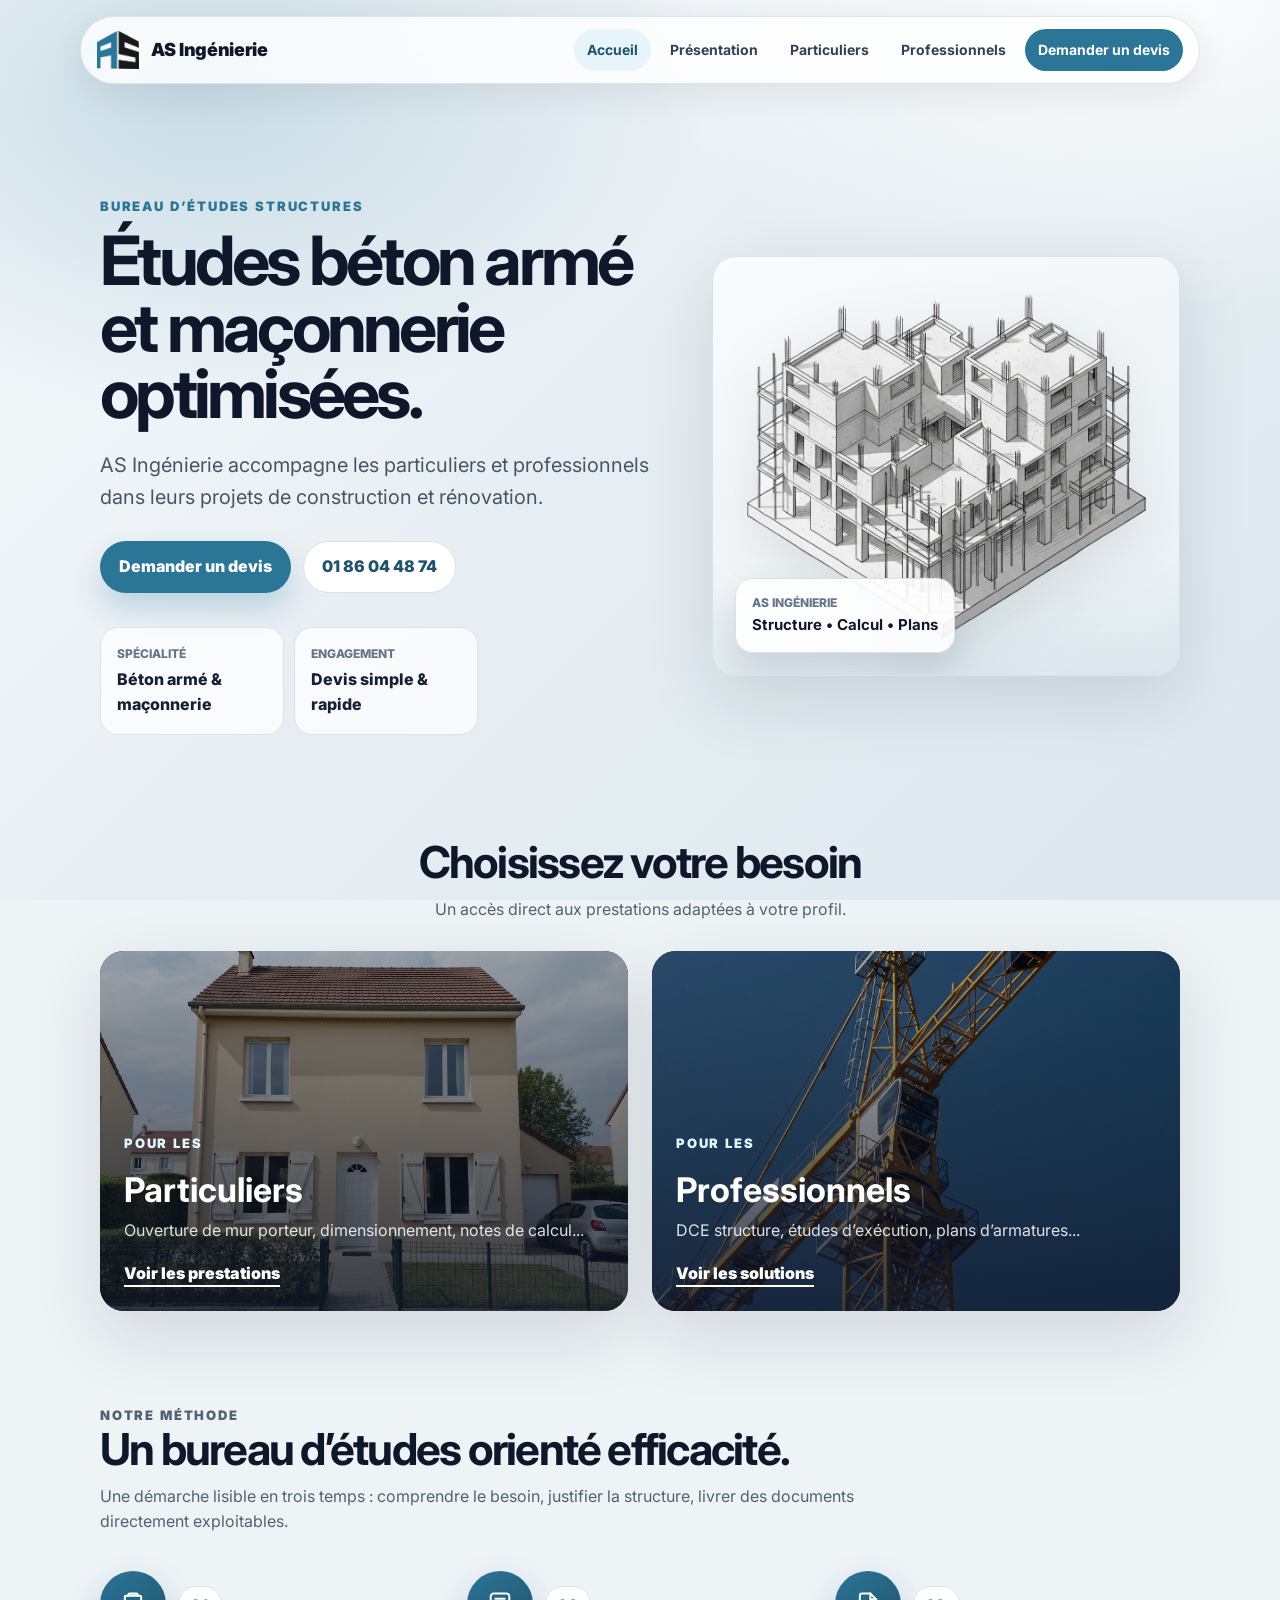
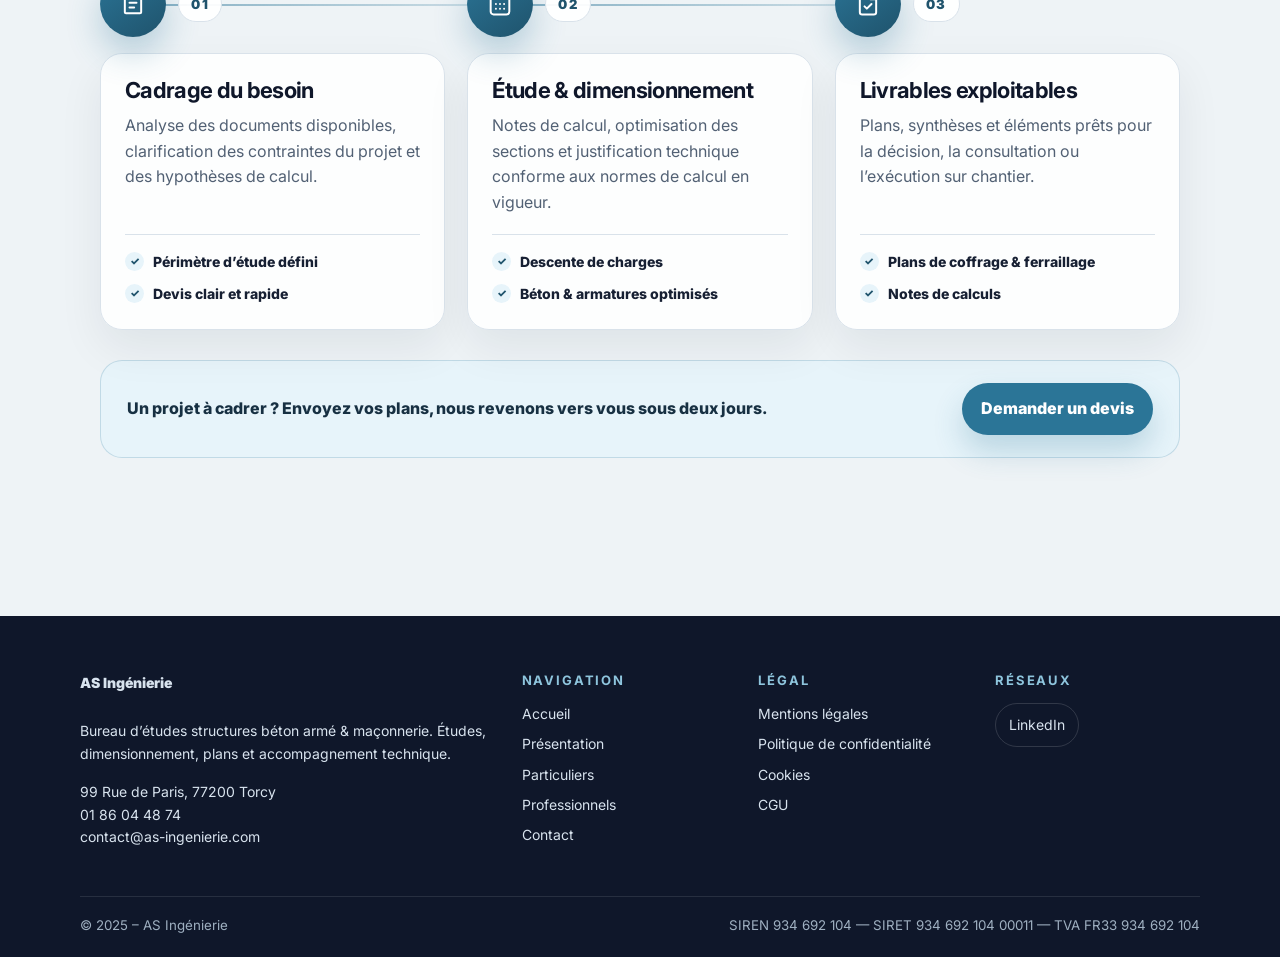
<file: index.html>
<!DOCTYPE html>
<html lang="fr">
<head>
  <meta charset="utf-8" />
  <meta name="viewport" content="width=device-width, initial-scale=1" />
  <title>AS Ingénierie – Bureau d’études structures</title>
  <meta name="description" content="Bureau d’études structures béton armé et maçonnerie pour particuliers, MOE, MOA et entreprises de gros œuvre." />
  <link rel="preconnect" href="https://fonts.googleapis.com">
  <link rel="preconnect" href="https://fonts.gstatic.com" crossorigin>
  <link href="https://fonts.googleapis.com/css2?family=Inter:wght@400;500;600;700;800;900&display=swap" rel="stylesheet">
  <link rel="icon" type="image/x-icon" href="./assets/favicon.ico">
  <link rel="stylesheet" href="./css/style.css" />
</head>
<body>
  <a class="skip-link" href="#main">Aller au contenu</a>
  <div class="site-bg" aria-hidden="true"></div>
  <header class="site-header">
    <a class="brand" href="index.html" aria-label="AS Ingénierie - Accueil">
      <img class="brand-logo" src="./assets/logo.webp" alt="" />
      <span class="brand-name">AS Ingénierie</span>
    </a>
    <button class="nav-toggle" type="button" aria-label="Ouvrir le menu" aria-expanded="false" aria-controls="main-nav">
      <span></span><span></span><span></span>
    </button>
    <nav class="main-nav" id="main-nav" aria-label="Navigation principale">
      <a class="active" href="index.html" aria-current="page">Accueil</a>
      <a href="presentation.html">Présentation</a>
      <a class="" href="particuliers.html">Particuliers</a>
      <a class="" href="professionnels.html">Professionnels</a>
      <a class="nav-cta" href="mailto:contact@as-ingenierie.com?subject=Demande%20devis%20-%20AS%20Ing%C3%A9nierie">Demander un devis</a>
    </nav>
  </header>
  <main id="main">
    <section class="hero-section">
      <div class="hero-copy">
        <p class="eyebrow">Bureau d’études structures</p>
        <h1>Études béton armé et maçonnerie optimisées.</h1>
        <p class="lead">AS Ingénierie accompagne les particuliers et professionnels dans leurs projets de construction et rénovation.</p>
        <div class="hero-actions">
          <a class="btn primary" href="mailto:contact@as-ingenierie.com?subject=Demande%20devis%20-%20AS%20Ing%C3%A9nierie">Demander un devis</a>
          <a class="btn secondary" href="tel:+33186044874">01&nbsp;86&nbsp;04&nbsp;48&nbsp;74</a>
        </div>
        <dl class="trust-list">
          <div><dt>Spécialité</dt><dd>Béton armé &amp; maçonnerie</dd></div>
          <div><dt>Engagement</dt><dd>Devis simple &amp; rapide</dd></div>
        </dl>
      </div>
      <div class="hero-visual">
        <img src="./assets/building_sketch.webp" alt="Illustration technique d’un bâtiment" />
        <div class="floating-card">
          <span>AS Ingénierie</span>
          <strong>Structure • Calcul • Plans</strong>
        </div>
      </div>
    </section>

    <section class="section">
      <div class="section-heading">
        <h2>Choisissez votre besoin</h2>
        <p>Un accès direct aux prestations adaptées à votre profil.</p>
      </div>
      <div class="audience-grid">
        <a class="audience-card" href="particuliers.html">
          <img src="./assets/particuliers.webp" alt="Maison individuelle" loading="lazy">
          <div>
            <p class="eyebrow light">Pour les</p>
            <h3>Particuliers</h3>
            <p>Ouverture de mur porteur, dimensionnement, notes de calcul...</p>
            <span class="card-link">Voir les prestations</span>
          </div>
        </a>
        <a class="audience-card" href="professionnels.html">
          <img src="./assets/professionnels.webp" alt="Chantier de construction" loading="lazy">
          <div>
            <p class="eyebrow light">Pour les</p>
            <h3>Professionnels</h3>
            <p>DCE structure, études d’exécution, plans d’armatures...</p>
            <span class="card-link">Voir les solutions</span>
          </div>
        </a>
      </div>
    </section>

    <section class="section journey-section">
      <div class="section-heading left journey-heading">
        <p class="eyebrow">Notre méthode</p>
        <h2>Un bureau d’études orienté efficacité.</h2>
        <p>Une démarche lisible en trois temps : comprendre le besoin, justifier la structure, livrer des documents directement exploitables.</p>
      </div>

      <ol class="journey">
        <li class="journey-step">
          <div class="journey-head">
            <span class="journey-dot" aria-hidden="true">
              <svg viewBox="0 0 24 24" fill="none" stroke="currentColor" stroke-width="1.7" stroke-linecap="round" stroke-linejoin="round">
                <path d="M9 3h6a1 1 0 0 1 1 1v1H8V4a1 1 0 0 1 1-1Z"/>
                <path d="M16 5h2a1 1 0 0 1 1 1v13a1 1 0 0 1-1 1H6a1 1 0 0 1-1-1V6a1 1 0 0 1 1-1h2"/>
                <path d="M9 11h6M9 15h4"/>
              </svg>
            </span>
            <span class="journey-num">01</span>
          </div>
          <div class="journey-card">
            <h3>Cadrage du besoin</h3>
            <p>Analyse des documents disponibles, clarification des contraintes du projet et des hypothèses de calcul.</p>
            <ul class="journey-deliverables">
              <li>Périmètre d’étude défini</li>
              <li>Devis clair et rapide</li>
            </ul>
          </div>
        </li>

        <li class="journey-step">
          <div class="journey-head">
            <span class="journey-dot" aria-hidden="true">
              <svg viewBox="0 0 24 24" fill="none" stroke="currentColor" stroke-width="1.7" stroke-linecap="round" stroke-linejoin="round">
                <rect x="4" y="3" width="16" height="18" rx="2.5"/>
                <path d="M8 7.5h8"/>
                <path d="M8.5 12h.01M12 12h.01M15.5 12h.01M8.5 16h.01M12 16h.01M15.5 16h.01"/>
              </svg>
            </span>
            <span class="journey-num">02</span>
          </div>
          <div class="journey-card">
            <h3>Étude &amp; dimensionnement</h3>
            <p>Notes de calcul, optimisation des sections et justification technique conforme aux normes de calcul en vigueur.</p>
            <ul class="journey-deliverables">
              <li>Descente de charges</li>
              <li>Béton &amp; armatures optimisés</li>
            </ul>
          </div>
        </li>

        <li class="journey-step">
          <div class="journey-head">
            <span class="journey-dot" aria-hidden="true">
              <svg viewBox="0 0 24 24" fill="none" stroke="currentColor" stroke-width="1.7" stroke-linecap="round" stroke-linejoin="round">
                <path d="M14 3H7a2 2 0 0 0-2 2v14a2 2 0 0 0 2 2h10a2 2 0 0 0 2-2V8z"/>
                <path d="M14 3v5h5"/>
                <path d="m9 14 2 2 4-4"/>
              </svg>
            </span>
            <span class="journey-num">03</span>
          </div>
          <div class="journey-card">
            <h3>Livrables exploitables</h3>
            <p>Plans, synthèses et éléments prêts pour la décision, la consultation ou l’exécution sur chantier.</p>
            <ul class="journey-deliverables">
              <li>Plans de coffrage &amp; ferraillage</li>
              <li>Notes de calculs</li>
            </ul>
          </div>
        </li>
      </ol>

      <div class="journey-footer">
        <p>Un projet à cadrer&nbsp;? Envoyez vos plans, nous revenons vers vous sous deux jours.</p>
        <a class="btn primary" href="mailto:contact@as-ingenierie.com?subject=Demande%20devis%20-%20AS%20Ing%C3%A9nierie">Demander un devis</a>
      </div>
    </section>
  </main>
  <footer class="site-footer">
    <div class="footer-grid">
      <div>
        <a class="footer-brand" href="index.html">AS Ingénierie</a>
        <p>Bureau d’études structures béton armé &amp; maçonnerie. Études, dimensionnement, plans et accompagnement technique.</p>
        <p class="footer-contact">
          99 Rue de Paris, 77200 Torcy<br>
          <a href="tel:+33186044874">01 86 04 48 74</a><br>
          <a href="mailto:contact@as-ingenierie.com">contact@as-ingenierie.com</a>
        </p>
      </div>
      <div>
        <h2>Navigation</h2>
        <ul>
          <li><a href="index.html">Accueil</a></li>
          <li><a href="presentation.html">Présentation</a></li>
          <li><a href="particuliers.html">Particuliers</a></li>
          <li><a href="professionnels.html">Professionnels</a></li>
          <li><a href="mailto:contact@as-ingenierie.com">Contact</a></li>
        </ul>
      </div>
      <div>
        <h2>Légal</h2>
        <ul>
          <li><a href="mentions-legales.html">Mentions légales</a></li>
          <li><a href="politique-confidentialite.html">Politique de confidentialité</a></li>
          <li><a href="cookies.html">Cookies</a></li>
          <li><a href="cgu.html">CGU</a></li>
        </ul>
      </div>
      <div>
        <h2>Réseaux</h2>
        <a class="social-link" href="https://linkedin.com/company/as-ingenierie-as" target="_blank" rel="noopener">LinkedIn</a>
      </div>
    </div>
    <div class="footer-bottom">
      <small>© 2025 – AS Ingénierie</small>
      <small>SIREN&nbsp;934&nbsp;692&nbsp;104 — SIRET&nbsp;934&nbsp;692&nbsp;104&nbsp;00011 — TVA&nbsp;FR33&nbsp;934&nbsp;692&nbsp;104</small>
    </div>
  </footer>
  <script src="./js/main.js"></script>
</body>
</html>
</file>
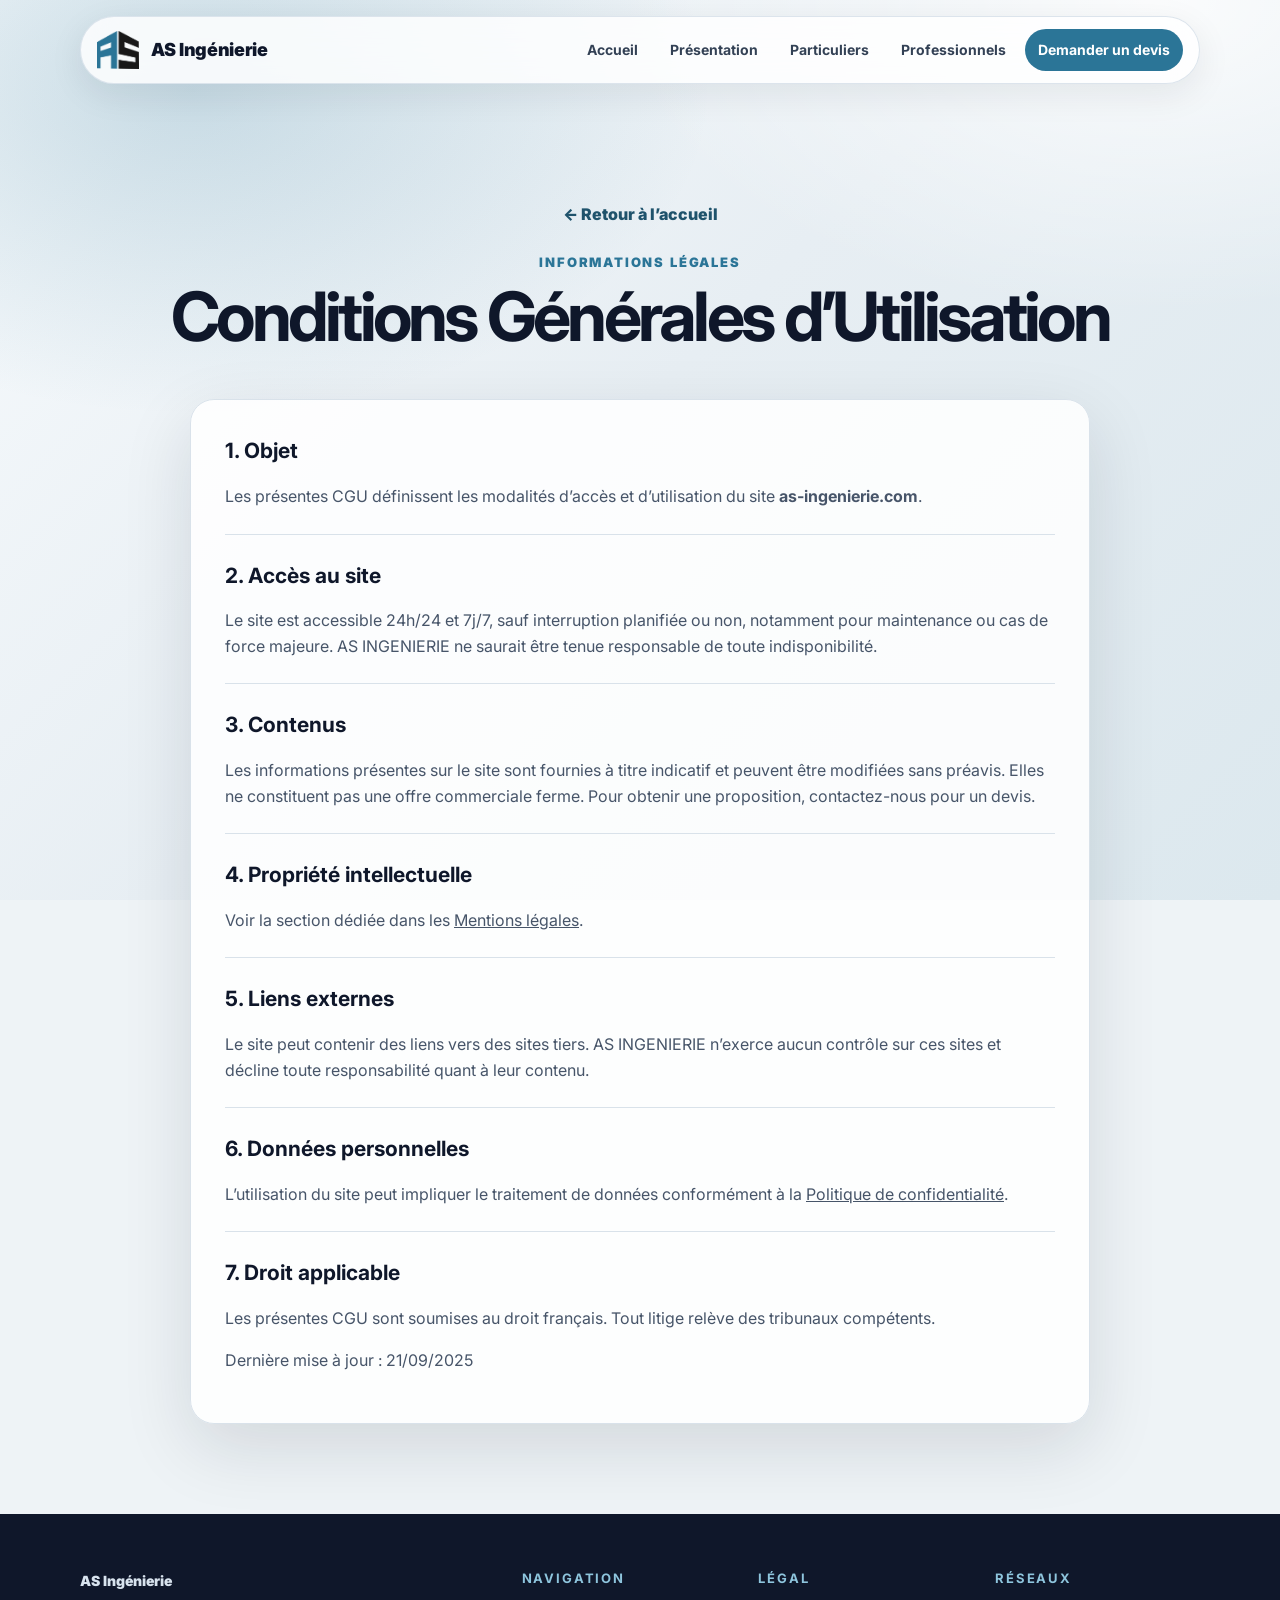
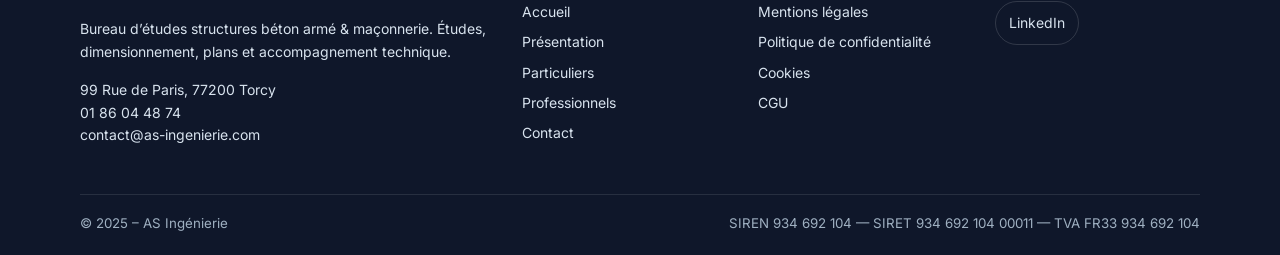
<file: cgu.html>
<!DOCTYPE html>
<html lang="fr">
<head>
  <meta charset="utf-8" />
  <meta name="viewport" content="width=device-width, initial-scale=1" />
  <title>AS Ingénierie – Conditions Générales d’Utilisation</title>
  <meta name="description" content="Conditions Générales d’Utilisation du site AS Ingénierie." />
  <link rel="preconnect" href="https://fonts.googleapis.com">
  <link rel="preconnect" href="https://fonts.gstatic.com" crossorigin>
  <link href="https://fonts.googleapis.com/css2?family=Inter:wght@400;500;600;700;800;900&display=swap" rel="stylesheet">
  <link rel="icon" type="image/x-icon" href="./assets/favicon.ico">
  <link rel="stylesheet" href="./css/style.css" />
</head>
<body>
  <a class="skip-link" href="#main">Aller au contenu</a>
  <div class="site-bg" aria-hidden="true"></div>
  <header class="site-header">
    <a class="brand" href="index.html" aria-label="AS Ingénierie - Accueil">
      <img class="brand-logo" src="./assets/logo.webp" alt="" />
      <span class="brand-name">AS Ingénierie</span>
    </a>
    <button class="nav-toggle" type="button" aria-label="Ouvrir le menu" aria-expanded="false" aria-controls="main-nav">
      <span></span><span></span><span></span>
    </button>
      <nav class="main-nav" id="main-nav" aria-label="Navigation principale">
          <a class="" href="index.html">Accueil</a>
          <a class="" href="presentation.html">Présentation</a>
          <a class="" href="particuliers.html">Particuliers</a>
          <a class="" href="professionnels.html">Professionnels</a>
          <a class="nav-cta" href="mailto:contact@as-ingenierie.com?subject=Demande%20devis%20-%20AS%20Ing%C3%A9nierie">Demander un devis</a>
      </nav>
  </header>
  <main id="main">
    <section class="legal-hero">
      <a class="back-link" href="index.html">← Retour à l’accueil</a>
      <p class="eyebrow">Informations légales</p>
      <h1>Conditions Générales d’Utilisation</h1>
    </section>
    <article class="legal-card">
      <section>
                <h3>1. Objet</h3>
                <p>Les présentes CGU définissent les modalités d’accès et d’utilisation du site <strong>as-ingenierie.com</strong>.</p>
            </section>

            <section>
                <h3>2. Accès au site</h3>
                <p>Le site est accessible 24h/24 et 7j/7, sauf interruption planifiée ou non, notamment pour maintenance ou cas de force majeure. AS INGENIERIE ne saurait être tenue responsable de toute indisponibilité.</p>
            </section>

            <section>
                <h3>3. Contenus</h3>
                <p>Les informations présentes sur le site sont fournies à titre indicatif et peuvent être modifiées sans préavis. Elles ne constituent pas une offre commerciale ferme. Pour obtenir une proposition, contactez-nous pour un devis.</p>
            </section>

            <section>
                <h3>4. Propriété intellectuelle</h3>
                <p>Voir la section dédiée dans les <a href="mentions-legales.html">Mentions légales</a>.</p>
            </section>

            <section>
                <h3>5. Liens externes</h3>
                <p>Le site peut contenir des liens vers des sites tiers. AS INGENIERIE n’exerce aucun contrôle sur ces sites et décline toute responsabilité quant à leur contenu.</p>
            </section>

            <section>
                <h3>6. Données personnelles</h3>
                <p>L’utilisation du site peut impliquer le traitement de données conformément à la <a href="politique-confidentialite.html">Politique de confidentialité</a>.</p>
            </section>

            <section>
                <h3>7. Droit applicable</h3>
                <p>Les présentes CGU sont soumises au droit français. Tout litige relève des tribunaux compétents.</p>
            </section>

            <p class="muted small">Dernière mise à jour : 21/09/2025</p>
    </article>
  </main>
  <footer class="site-footer">
    <div class="footer-grid">
      <div>
        <a class="footer-brand" href="index.html">AS Ingénierie</a>
        <p>Bureau d’études structures béton armé &amp; maçonnerie. Études, dimensionnement, plans et accompagnement technique.</p>
        <p class="footer-contact">
          99 Rue de Paris, 77200 Torcy<br>
          <a href="tel:+33186044874">01 86 04 48 74</a><br>
          <a href="mailto:contact@as-ingenierie.com">contact@as-ingenierie.com</a>
        </p>
      </div>
      <div>
        <h2>Navigation</h2>
        <ul>
          <li><a href="index.html">Accueil</a></li>
          <li><a href="presentation.html">Présentation</a></li>
          <li><a href="particuliers.html">Particuliers</a></li>
          <li><a href="professionnels.html">Professionnels</a></li>
          <li><a href="mailto:contact@as-ingenierie.com">Contact</a></li>
        </ul>
      </div>
      <div>
        <h2>Légal</h2>
        <ul>
          <li><a href="mentions-legales.html">Mentions légales</a></li>
          <li><a href="politique-confidentialite.html">Politique de confidentialité</a></li>
          <li><a href="cookies.html">Cookies</a></li>
          <li><a href="cgu.html">CGU</a></li>
        </ul>
      </div>
      <div>
        <h2>Réseaux</h2>
        <a class="social-link" href="https://linkedin.com/company/as-ingenierie-as" target="_blank" rel="noopener">LinkedIn</a>
      </div>
    </div>
    <div class="footer-bottom">
      <small>© 2025 – AS Ingénierie</small>
      <small>SIREN&nbsp;934&nbsp;692&nbsp;104 — SIRET&nbsp;934&nbsp;692&nbsp;104&nbsp;00011 — TVA&nbsp;FR33&nbsp;934&nbsp;692&nbsp;104</small>
    </div>
  </footer>
  <script src="./js/main.js"></script>
</body>
</html>
</file>
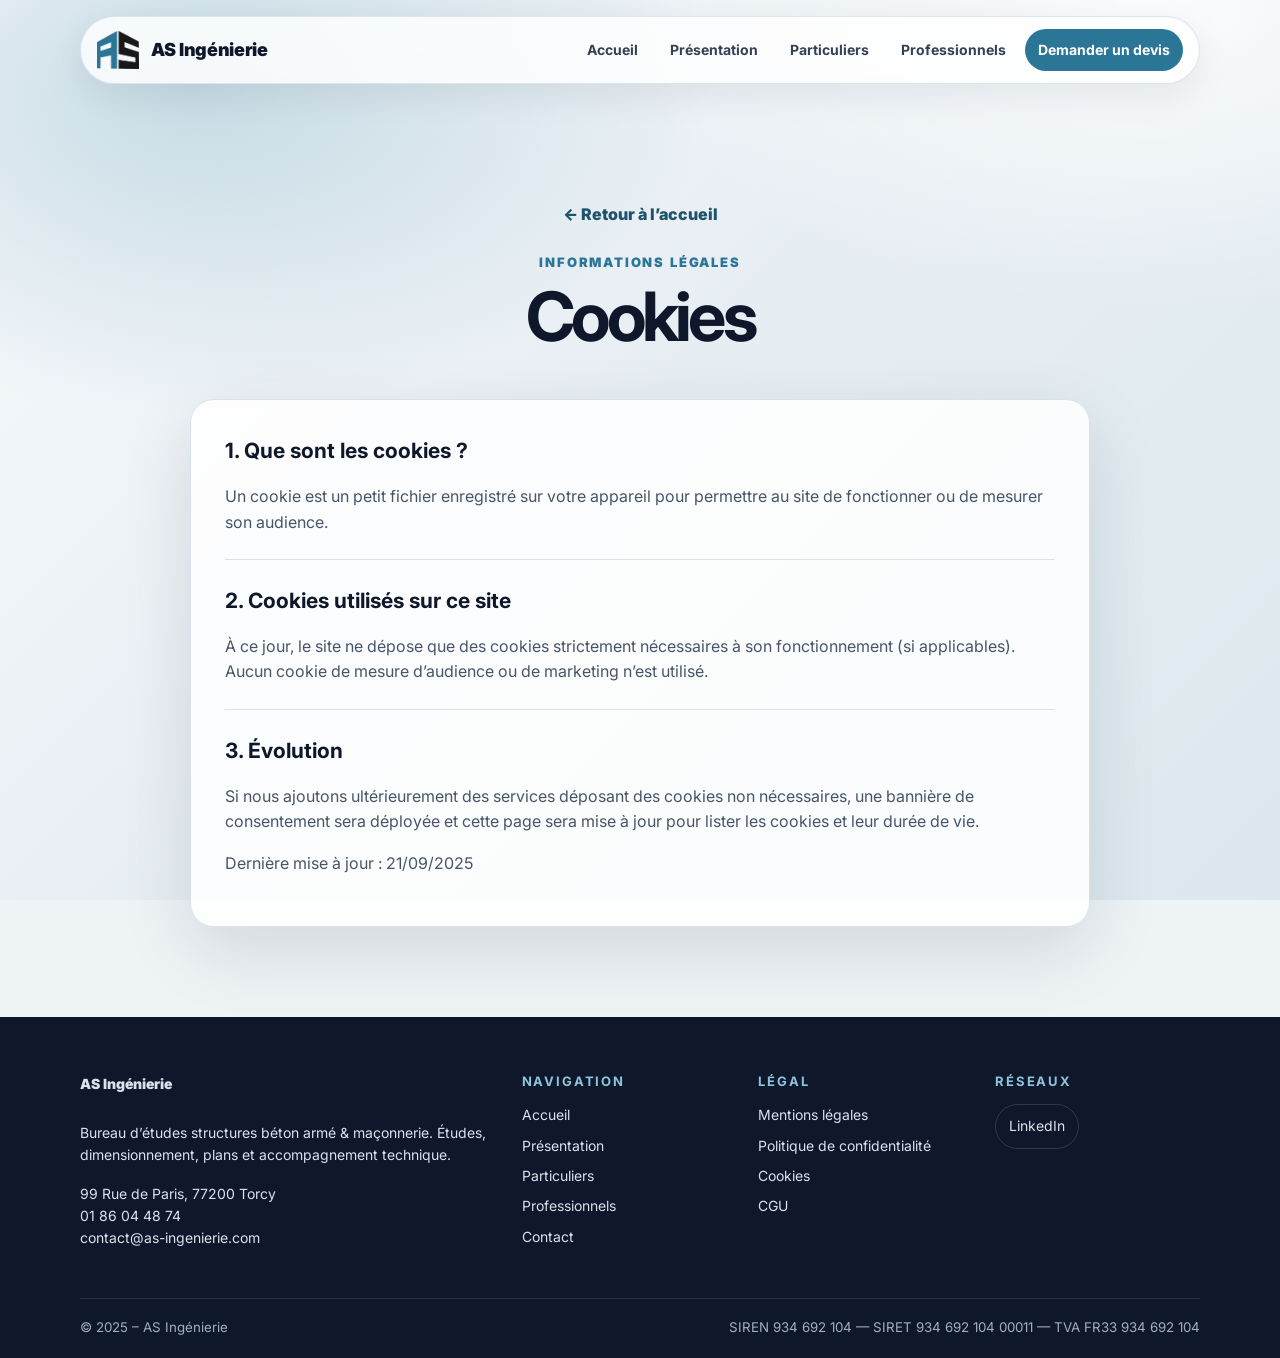
<file: cookies.html>
<!DOCTYPE html>
<html lang="fr">
<head>
  <meta charset="utf-8" />
  <meta name="viewport" content="width=device-width, initial-scale=1" />
  <title>AS Ingénierie – Cookies</title>
  <meta name="description" content="Cookies du site AS Ingénierie." />
  <link rel="preconnect" href="https://fonts.googleapis.com">
  <link rel="preconnect" href="https://fonts.gstatic.com" crossorigin>
  <link href="https://fonts.googleapis.com/css2?family=Inter:wght@400;500;600;700;800;900&display=swap" rel="stylesheet">
  <link rel="icon" type="image/x-icon" href="./assets/favicon.ico">
  <link rel="stylesheet" href="./css/style.css" />
</head>
<body>
  <a class="skip-link" href="#main">Aller au contenu</a>
  <div class="site-bg" aria-hidden="true"></div>
  <header class="site-header">
    <a class="brand" href="index.html" aria-label="AS Ingénierie - Accueil">
      <img class="brand-logo" src="./assets/logo.webp" alt="" />
      <span class="brand-name">AS Ingénierie</span>
    </a>
    <button class="nav-toggle" type="button" aria-label="Ouvrir le menu" aria-expanded="false" aria-controls="main-nav">
      <span></span><span></span><span></span>
    </button>
    <nav class="main-nav" id="main-nav" aria-label="Navigation principale">
      <a class="" href="index.html">Accueil</a>
      <a class="" href="presentation.html">Présentation</a>
      <a class="" href="particuliers.html">Particuliers</a>
      <a class="" href="professionnels.html">Professionnels</a>
      <a class="nav-cta" href="mailto:contact@as-ingenierie.com?subject=Demande%20devis%20-%20AS%20Ing%C3%A9nierie">Demander un devis</a>
    </nav>
  </header>
  <main id="main">
    <section class="legal-hero">
      <a class="back-link" href="index.html">← Retour à l’accueil</a>
      <p class="eyebrow">Informations légales</p>
      <h1>Cookies</h1>
    </section>
    <article class="legal-card">
      <section>
                <h3>1. Que sont les cookies ?</h3>
                <p>Un cookie est un petit fichier enregistré sur votre appareil pour permettre au site de fonctionner ou de mesurer son audience.</p>
            </section>

            <section>
                <h3>2. Cookies utilisés sur ce site</h3>
                <p>À ce jour, le site ne dépose que des cookies strictement nécessaires à son fonctionnement (si applicables). Aucun cookie de mesure d’audience ou de marketing n’est utilisé.</p>
            </section>

            <section>
                <h3>3. Évolution</h3>
                <p>Si nous ajoutons ultérieurement des services déposant des cookies non nécessaires, une bannière de consentement sera déployée et cette page sera mise à jour pour lister les cookies et leur durée de vie.</p>
            </section>

            <p class="muted small">Dernière mise à jour : 21/09/2025</p>
    </article>
  </main>
  <footer class="site-footer">
    <div class="footer-grid">
      <div>
        <a class="footer-brand" href="index.html">AS Ingénierie</a>
        <p>Bureau d’études structures béton armé &amp; maçonnerie. Études, dimensionnement, plans et accompagnement technique.</p>
        <p class="footer-contact">
          99 Rue de Paris, 77200 Torcy<br>
          <a href="tel:+33186044874">01 86 04 48 74</a><br>
          <a href="mailto:contact@as-ingenierie.com">contact@as-ingenierie.com</a>
        </p>
      </div>
      <div>
        <h2>Navigation</h2>
        <ul>
          <li><a href="index.html">Accueil</a></li>
          <li><a href="presentation.html">Présentation</a></li>
          <li><a href="particuliers.html">Particuliers</a></li>
          <li><a href="professionnels.html">Professionnels</a></li>
          <li><a href="mailto:contact@as-ingenierie.com">Contact</a></li>
        </ul>
      </div>
      <div>
        <h2>Légal</h2>
        <ul>
          <li><a href="mentions-legales.html">Mentions légales</a></li>
          <li><a href="politique-confidentialite.html">Politique de confidentialité</a></li>
          <li><a href="cookies.html">Cookies</a></li>
          <li><a href="cgu.html">CGU</a></li>
        </ul>
      </div>
      <div>
        <h2>Réseaux</h2>
        <a class="social-link" href="https://linkedin.com/company/as-ingenierie-as" target="_blank" rel="noopener">LinkedIn</a>
      </div>
    </div>
    <div class="footer-bottom">
      <small>© 2025 – AS Ingénierie</small>
      <small>SIREN&nbsp;934&nbsp;692&nbsp;104 — SIRET&nbsp;934&nbsp;692&nbsp;104&nbsp;00011 — TVA&nbsp;FR33&nbsp;934&nbsp;692&nbsp;104</small>
    </div>
  </footer>
  <script src="./js/main.js"></script>
</body>
</html>
</file>
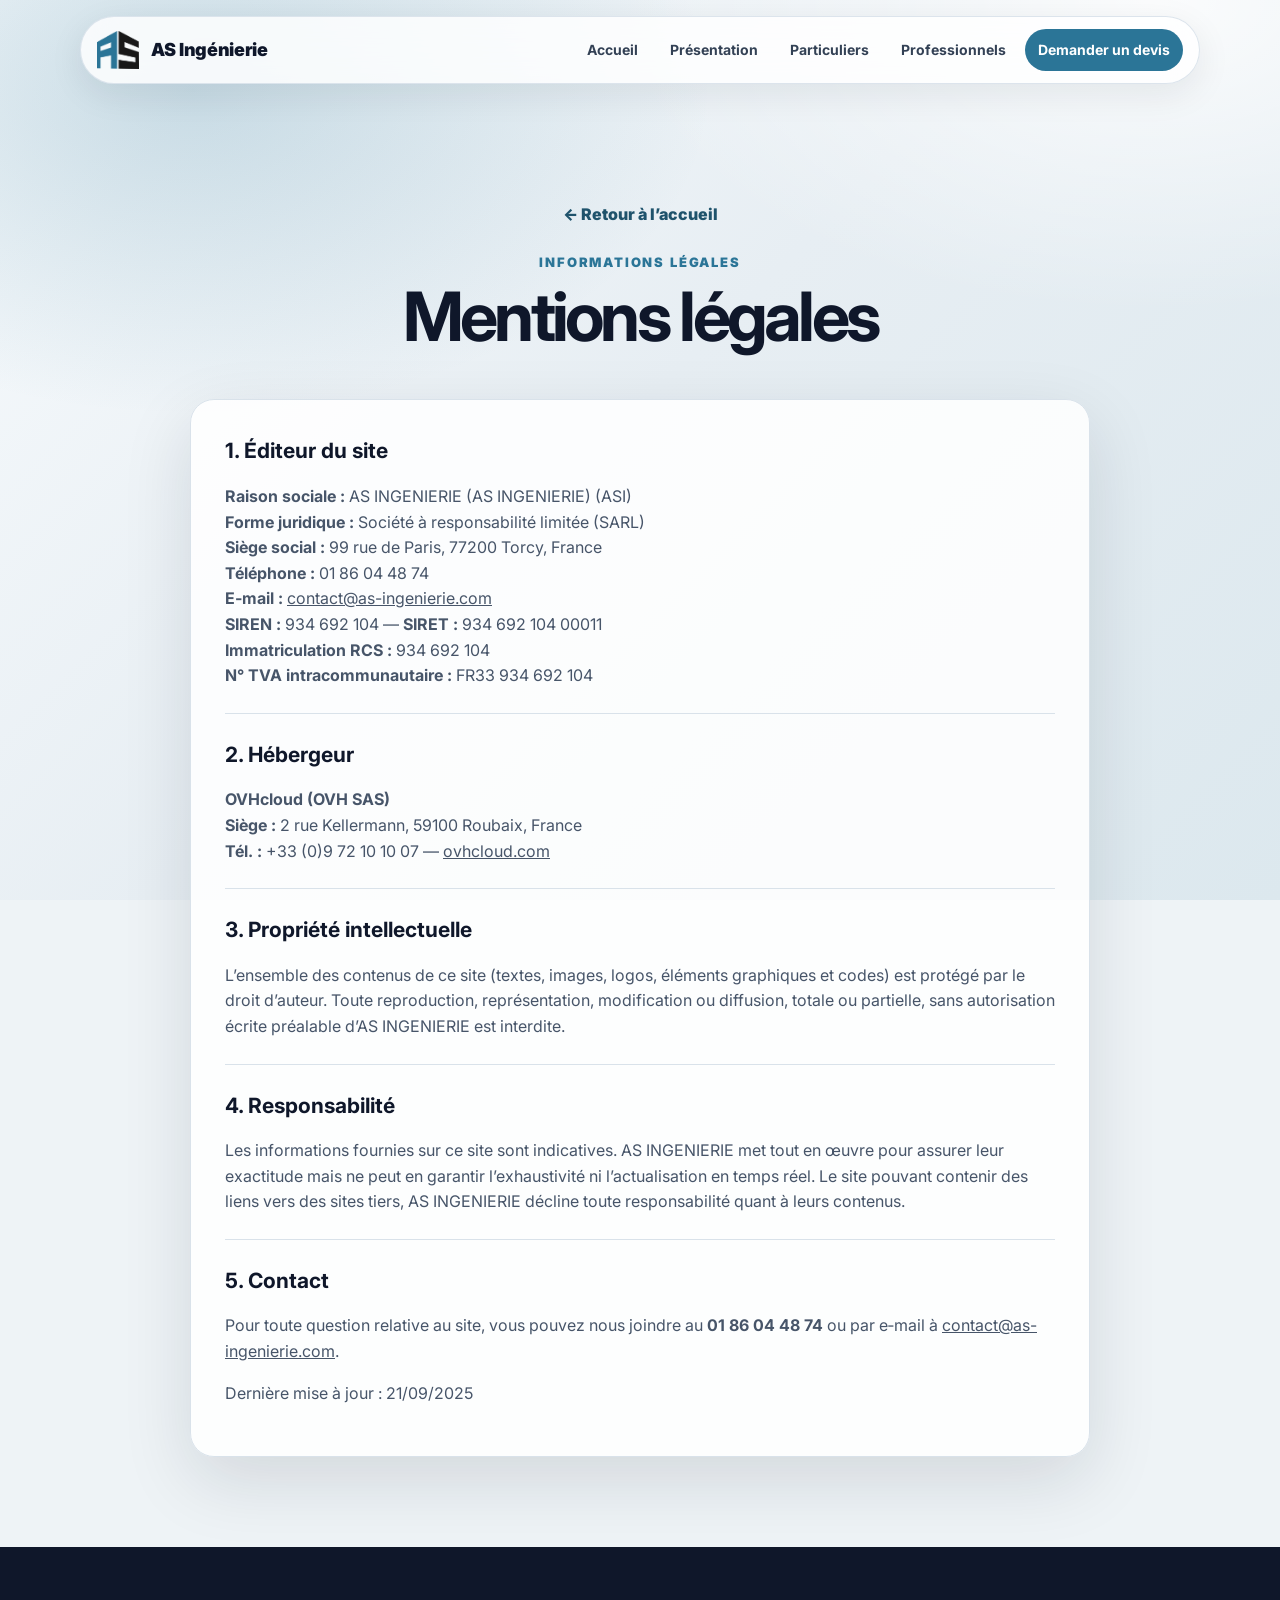
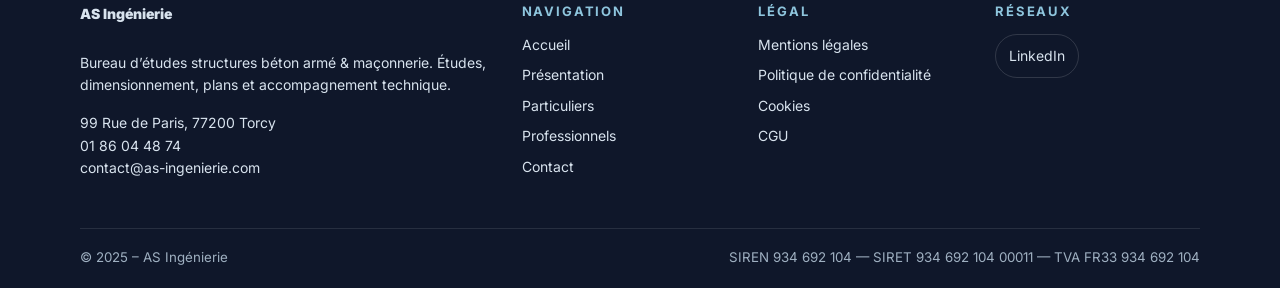
<file: mentions-legales.html>
<!DOCTYPE html>
<html lang="fr">
<head>
  <meta charset="utf-8" />
  <meta name="viewport" content="width=device-width, initial-scale=1" />
  <title>AS Ingénierie – Mentions légales</title>
  <meta name="description" content="Mentions légales du site AS Ingénierie." />
  <link rel="preconnect" href="https://fonts.googleapis.com">
  <link rel="preconnect" href="https://fonts.gstatic.com" crossorigin>
  <link href="https://fonts.googleapis.com/css2?family=Inter:wght@400;500;600;700;800;900&display=swap" rel="stylesheet">
  <link rel="icon" type="image/x-icon" href="./assets/favicon.ico">
  <link rel="stylesheet" href="./css/style.css" />
</head>
<body>
  <a class="skip-link" href="#main">Aller au contenu</a>
  <div class="site-bg" aria-hidden="true"></div>
  <header class="site-header">
    <a class="brand" href="index.html" aria-label="AS Ingénierie - Accueil">
      <img class="brand-logo" src="./assets/logo.webp" alt="" />
      <span class="brand-name">AS Ingénierie</span>
    </a>
    <button class="nav-toggle" type="button" aria-label="Ouvrir le menu" aria-expanded="false" aria-controls="main-nav">
      <span></span><span></span><span></span>
    </button>
      <nav class="main-nav" id="main-nav" aria-label="Navigation principale">
          <a class="" href="index.html">Accueil</a>
          <a class="" href="presentation.html">Présentation</a>
          <a class="" href="particuliers.html">Particuliers</a>
          <a class="" href="professionnels.html">Professionnels</a>
          <a class="nav-cta" href="mailto:contact@as-ingenierie.com?subject=Demande%20devis%20-%20AS%20Ing%C3%A9nierie">Demander un devis</a>
      </nav>
  </header>
  <main id="main">
    <section class="legal-hero">
      <a class="back-link" href="index.html">← Retour à l’accueil</a>
      <p class="eyebrow">Informations légales</p>
      <h1>Mentions légales</h1>
    </section>
    <article class="legal-card">
      <section>
                <h3>1. Éditeur du site</h3>
                <p><strong>Raison sociale :</strong> AS INGENIERIE (AS INGENIERIE) (ASI)<br>
                    <strong>Forme juridique :</strong> Société à responsabilité limitée (SARL)<br>
                    <strong>Siège social :</strong> 99 rue de Paris, 77200 Torcy, France<br>
                    <strong>Téléphone :</strong> 01 86 04 48 74<br>
                    <strong>E‑mail :</strong> <a href="mailto:contact@as-ingenierie.com">contact@as-ingenierie.com</a><br>
                    <strong>SIREN :</strong> 934&nbsp;692&nbsp;104 — <strong>SIRET :</strong> 934&nbsp;692&nbsp;104&nbsp;00011<br>
                    <strong>Immatriculation RCS :</strong> 934&nbsp;692&nbsp;104<br>
                    <strong>N° TVA intracommunautaire :</strong> FR33&nbsp;934&nbsp;692&nbsp;104
                </p>
            </section>

            <section>
                <h3>2. Hébergeur</h3>
                <p><strong>OVHcloud (OVH SAS)</strong><br>
                    <strong>Siège :</strong> 2 rue Kellermann, 59100 Roubaix, France<br>
                    <strong>Tél. :</strong> +33 (0)9 72 10 10 07 — <a href="https://www.ovhcloud.com" target="_blank" rel="noopener">ovhcloud.com</a>
                </p>
            </section>

            <section>
                <h3>3. Propriété intellectuelle</h3>
                <p>L’ensemble des contenus de ce site (textes, images, logos, éléments graphiques et codes) est protégé par le droit d’auteur. Toute reproduction, représentation, modification ou diffusion, totale ou partielle, sans autorisation écrite préalable d’AS INGENIERIE est interdite.</p>
            </section>

            <section>
                <h3>4. Responsabilité</h3>
                <p>Les informations fournies sur ce site sont indicatives. AS INGENIERIE met tout en œuvre pour assurer leur exactitude mais ne peut en garantir l’exhaustivité ni l’actualisation en temps réel. Le site pouvant contenir des liens vers des sites tiers, AS INGENIERIE décline toute responsabilité quant à leurs contenus.</p>
            </section>

            <section>
                <h3>5. Contact</h3>
                <p>Pour toute question relative au site, vous pouvez nous joindre au <strong>01 86 04 48 74</strong> ou par e‑mail à <a href="mailto:contact@as-ingenierie.com">contact@as-ingenierie.com</a>.</p>
            </section>

            <p class="muted small">Dernière mise à jour : 21/09/2025</p>
    </article>
  </main>
  <footer class="site-footer">
    <div class="footer-grid">
      <div>
        <a class="footer-brand" href="index.html">AS Ingénierie</a>
        <p>Bureau d’études structures béton armé &amp; maçonnerie. Études, dimensionnement, plans et accompagnement technique.</p>
        <p class="footer-contact">
          99 Rue de Paris, 77200 Torcy<br>
          <a href="tel:+33186044874">01 86 04 48 74</a><br>
          <a href="mailto:contact@as-ingenierie.com">contact@as-ingenierie.com</a>
        </p>
      </div>
      <div>
        <h2>Navigation</h2>
        <ul>
          <li><a href="index.html">Accueil</a></li>
          <li><a href="presentation.html">Présentation</a></li>
          <li><a href="particuliers.html">Particuliers</a></li>
          <li><a href="professionnels.html">Professionnels</a></li>
          <li><a href="mailto:contact@as-ingenierie.com">Contact</a></li>
        </ul>
      </div>
      <div>
        <h2>Légal</h2>
        <ul>
          <li><a href="mentions-legales.html">Mentions légales</a></li>
          <li><a href="politique-confidentialite.html">Politique de confidentialité</a></li>
          <li><a href="cookies.html">Cookies</a></li>
          <li><a href="cgu.html">CGU</a></li>
        </ul>
      </div>
      <div>
        <h2>Réseaux</h2>
        <a class="social-link" href="https://linkedin.com/company/as-ingenierie-as" target="_blank" rel="noopener">LinkedIn</a>
      </div>
    </div>
    <div class="footer-bottom">
      <small>© 2025 – AS Ingénierie</small>
      <small>SIREN&nbsp;934&nbsp;692&nbsp;104 — SIRET&nbsp;934&nbsp;692&nbsp;104&nbsp;00011 — TVA&nbsp;FR33&nbsp;934&nbsp;692&nbsp;104</small>
    </div>
  </footer>
  <script src="./js/main.js"></script>
</body>
</html>
</file>
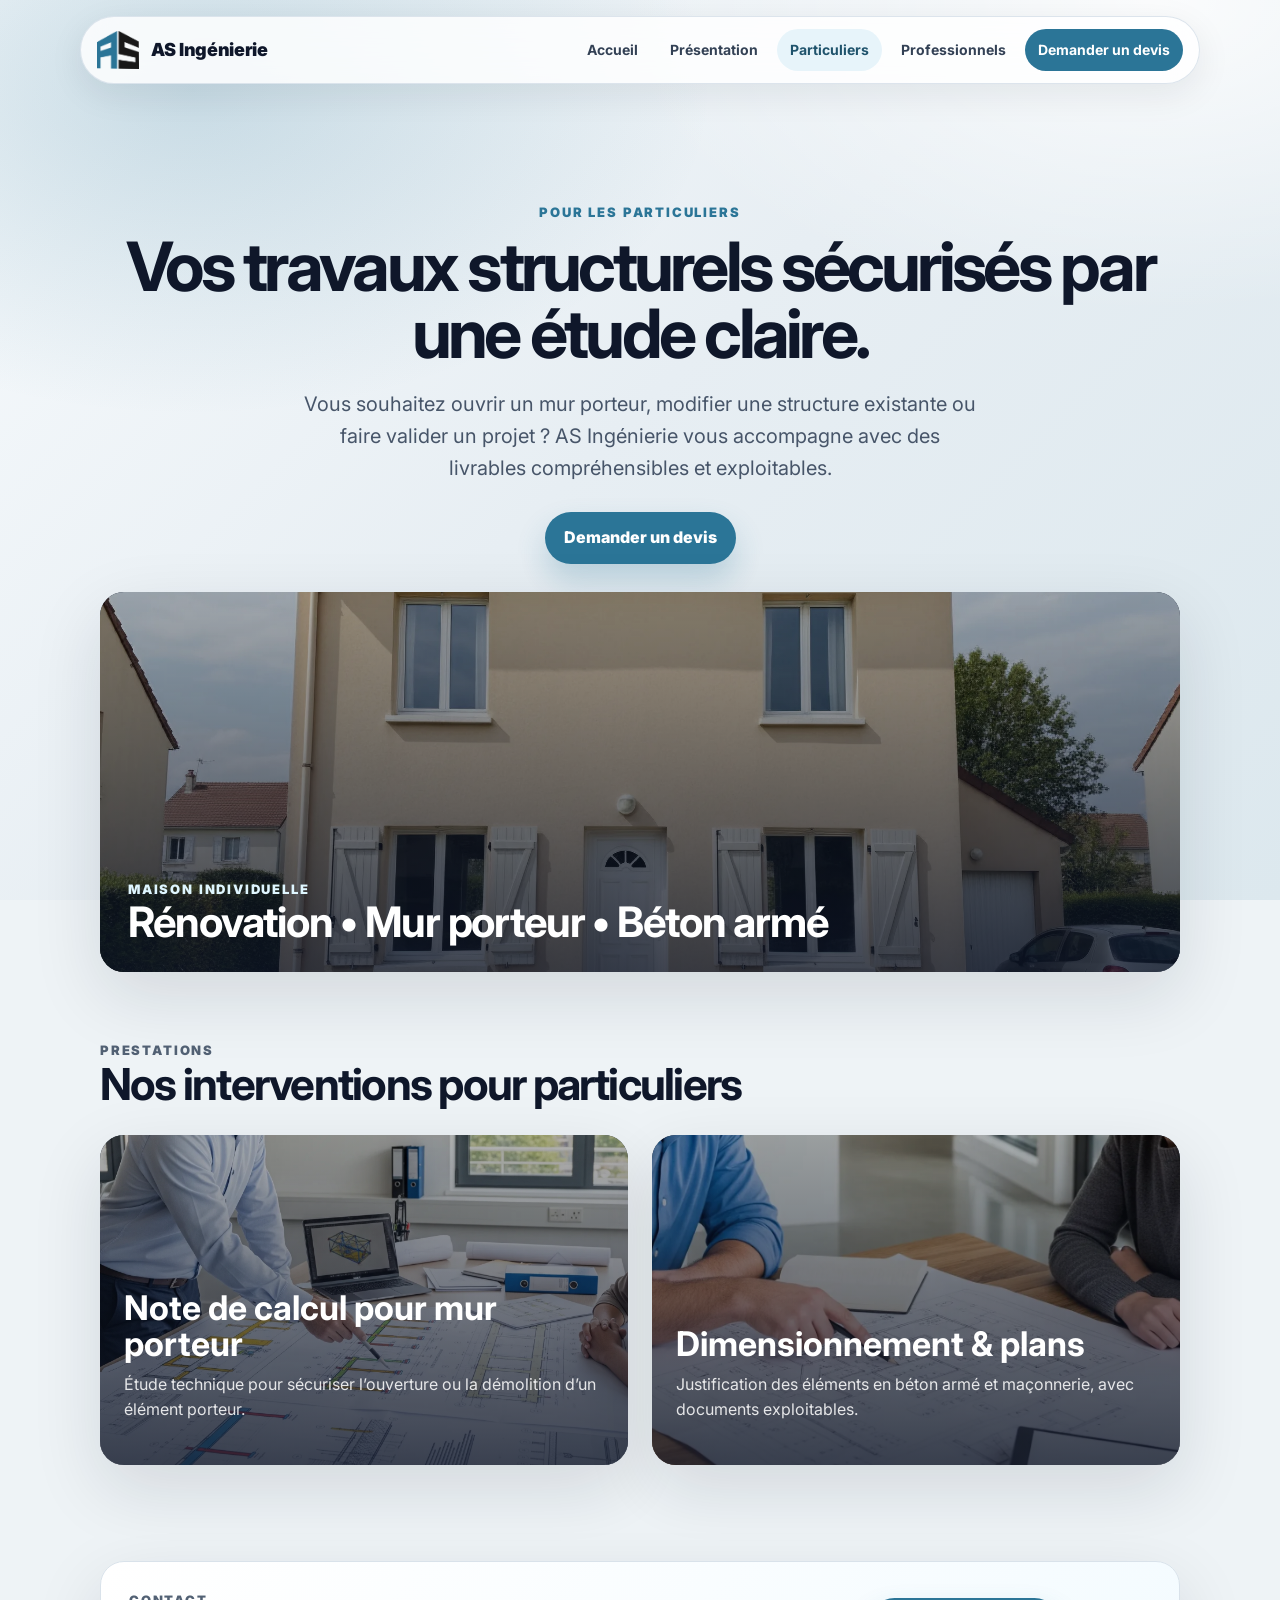
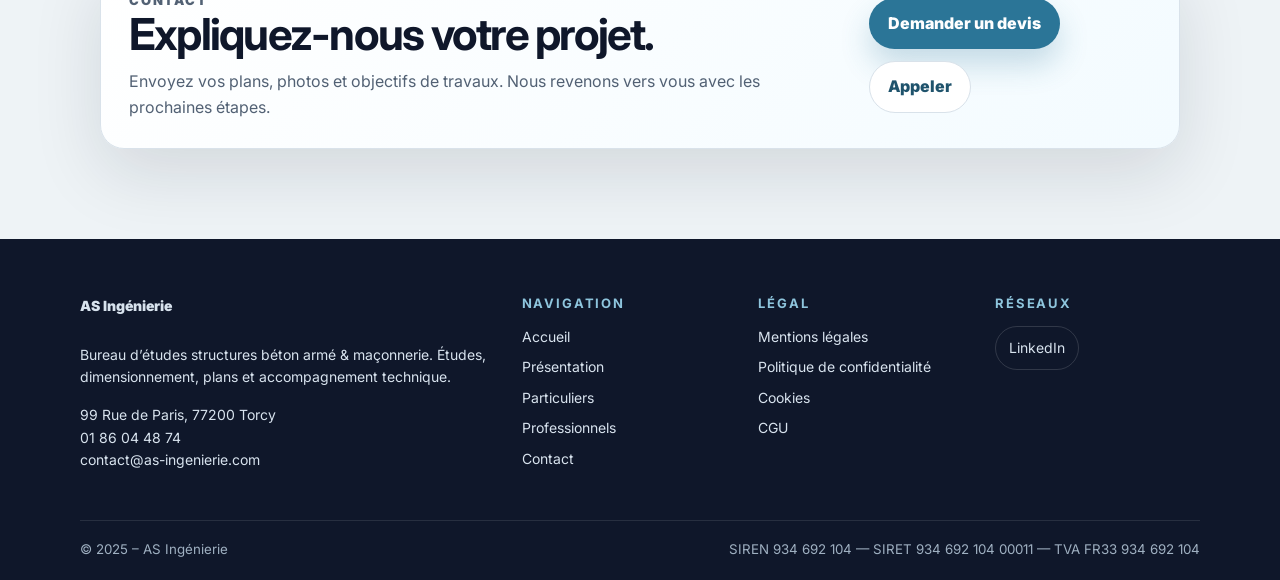
<file: particuliers.html>
<!DOCTYPE html>
<html lang="fr">
<head>
  <meta charset="utf-8" />
  <meta name="viewport" content="width=device-width, initial-scale=1" />
  <title>AS Ingénierie – Particuliers</title>
  <meta name="description" content="Études structure pour particuliers : mur porteur, dimensionnement, notes de calcul, béton armé et maçonnerie." />
  <link rel="preconnect" href="https://fonts.googleapis.com">
  <link rel="preconnect" href="https://fonts.gstatic.com" crossorigin>
  <link href="https://fonts.googleapis.com/css2?family=Inter:wght@400;500;600;700;800;900&display=swap" rel="stylesheet">
  <link rel="icon" type="image/x-icon" href="./assets/favicon.ico">
  <link rel="stylesheet" href="./css/style.css" />
</head>
<body>
  <a class="skip-link" href="#main">Aller au contenu</a>
  <div class="site-bg" aria-hidden="true"></div>
  <header class="site-header">
    <a class="brand" href="index.html" aria-label="AS Ingénierie - Accueil">
      <img class="brand-logo" src="./assets/logo.webp" alt="" />
      <span class="brand-name">AS Ingénierie</span>
    </a>
    <button class="nav-toggle" type="button" aria-label="Ouvrir le menu" aria-expanded="false" aria-controls="main-nav">
      <span></span><span></span><span></span>
    </button>
    <nav class="main-nav" id="main-nav" aria-label="Navigation principale">
      <a class="" href="index.html">Accueil</a>
      <a href="presentation.html">Présentation</a>
      <a class="active" href="particuliers.html">Particuliers</a>
      <a class="" href="professionnels.html">Professionnels</a>
      <a class="nav-cta" href="mailto:contact@as-ingenierie.com?subject=Demande%20devis%20-%20AS%20Ing%C3%A9nierie">Demander un devis</a>
    </nav>
  </header>
  <main id="main">
    <section class="page-hero">
      <p class="eyebrow">Pour les particuliers</p>
      <h1>Vos travaux structurels sécurisés par une étude claire.</h1>
      <p class="lead">Vous souhaitez ouvrir un mur porteur, modifier une structure existante ou faire valider un projet ? AS Ingénierie vous accompagne avec des livrables compréhensibles et exploitables.</p>
      <a class="btn primary" href="mailto:contact@as-ingenierie.com?subject=Demande%20devis%20-%20Particulier">Demander un devis</a>
    </section>

    <section class="image-banner">
      <img src="./assets/particuliers.webp" alt="Maison individuelle moderne">
      <div><span>Maison individuelle</span><strong>Rénovation • Mur porteur • Béton armé</strong></div>
    </section>

    <section class="section">
      <div class="section-heading left">
        <p class="eyebrow">Prestations</p>
        <h2>Nos interventions pour particuliers</h2>
      </div>
      <div class="service-grid">
        <article class="service-card">
          <img src="./assets/prestation_1.webp" alt="Démolition de mur porteur" loading="lazy">
          <div><h3>Note de calcul pour mur porteur</h3><p>Étude technique pour sécuriser l’ouverture ou la démolition d’un élément porteur.</p></div>
        </article>
        <article class="service-card">
          <img src="./assets/prestation_2.webp" alt="Plans d’armatures" loading="lazy">
          <div><h3>Dimensionnement & plans</h3><p>Justification des éléments en béton armé et maçonnerie, avec documents exploitables.</p></div>
        </article>
      </div>
    </section>

    <section class="cta-panel">
      <div>
        <p class="eyebrow">Contact</p>
        <h2>Expliquez-nous votre projet.</h2>
        <p>Envoyez vos plans, photos et objectifs de travaux. Nous revenons vers vous avec les prochaines étapes.</p>
      </div>
      <div class="cta-actions">
        <a class="btn primary" href="mailto:contact@as-ingenierie.com?subject=Demande%20devis%20-%20Particulier">Demander un devis</a>
        <a class="btn secondary" href="tel:+33186044874">Appeler</a>
      </div>
    </section>
  </main>
  <footer class="site-footer">
    <div class="footer-grid">
      <div>
        <a class="footer-brand" href="index.html">AS Ingénierie</a>
        <p>Bureau d’études structures béton armé &amp; maçonnerie. Études, dimensionnement, plans et accompagnement technique.</p>
        <p class="footer-contact">
          99 Rue de Paris, 77200 Torcy<br>
          <a href="tel:+33186044874">01 86 04 48 74</a><br>
          <a href="mailto:contact@as-ingenierie.com">contact@as-ingenierie.com</a>
        </p>
      </div>
      <div>
        <h2>Navigation</h2>
        <ul>
          <li><a href="index.html">Accueil</a></li>
          <li><a href="presentation.html">Présentation</a></li>
          <li><a href="particuliers.html">Particuliers</a></li>
          <li><a href="professionnels.html">Professionnels</a></li>
          <li><a href="mailto:contact@as-ingenierie.com">Contact</a></li>
        </ul>
      </div>
      <div>
        <h2>Légal</h2>
        <ul>
          <li><a href="mentions-legales.html">Mentions légales</a></li>
          <li><a href="politique-confidentialite.html">Politique de confidentialité</a></li>
          <li><a href="cookies.html">Cookies</a></li>
          <li><a href="cgu.html">CGU</a></li>
        </ul>
      </div>
      <div>
        <h2>Réseaux</h2>
        <a class="social-link" href="https://linkedin.com/company/as-ingenierie-as" target="_blank" rel="noopener">LinkedIn</a>
      </div>
    </div>
    <div class="footer-bottom">
      <small>© 2025 – AS Ingénierie</small>
      <small>SIREN&nbsp;934&nbsp;692&nbsp;104 — SIRET&nbsp;934&nbsp;692&nbsp;104&nbsp;00011 — TVA&nbsp;FR33&nbsp;934&nbsp;692&nbsp;104</small>
    </div>
  </footer>
  <script src="./js/main.js"></script>
</body>
</html>
</file>
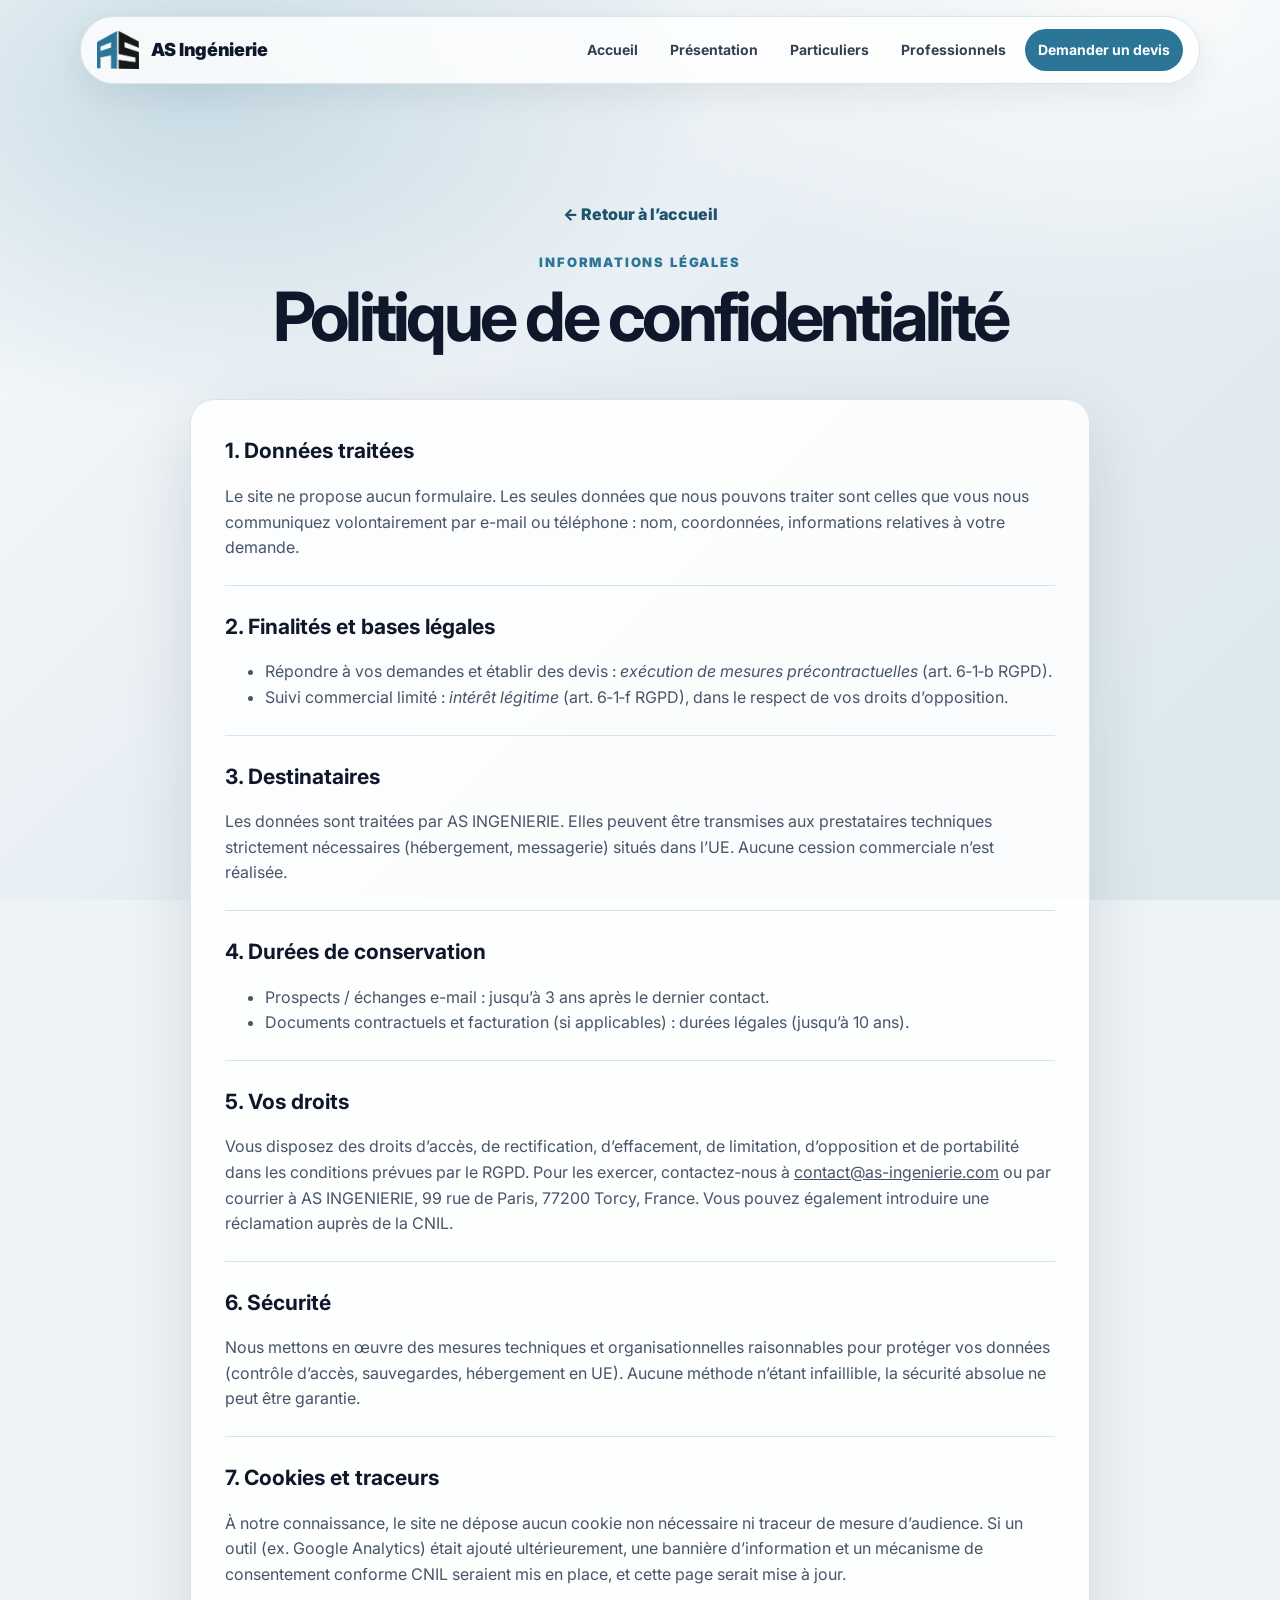
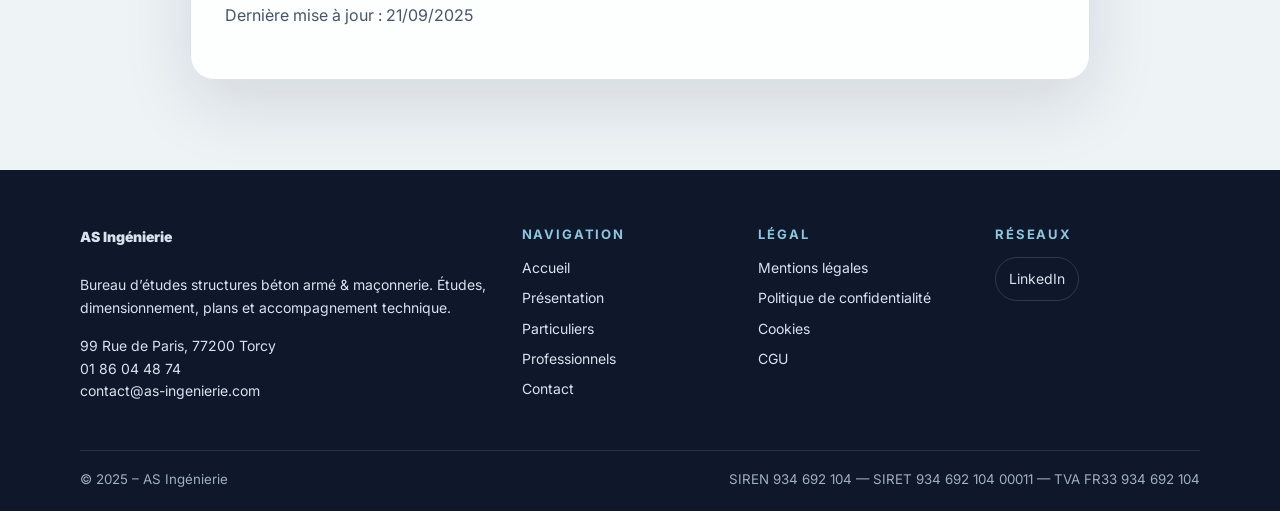
<file: politique-confidentialite.html>
<!DOCTYPE html>
<html lang="fr">
<head>
  <meta charset="utf-8" />
  <meta name="viewport" content="width=device-width, initial-scale=1" />
  <title>AS Ingénierie – Politique de confidentialité</title>
  <meta name="description" content="Politique de confidentialité du site AS Ingénierie." />
  <link rel="preconnect" href="https://fonts.googleapis.com">
  <link rel="preconnect" href="https://fonts.gstatic.com" crossorigin>
  <link href="https://fonts.googleapis.com/css2?family=Inter:wght@400;500;600;700;800;900&display=swap" rel="stylesheet">
  <link rel="icon" type="image/x-icon" href="./assets/favicon.ico">
  <link rel="stylesheet" href="./css/style.css" />
</head>
<body>
  <a class="skip-link" href="#main">Aller au contenu</a>
  <div class="site-bg" aria-hidden="true"></div>
  <header class="site-header">
    <a class="brand" href="index.html" aria-label="AS Ingénierie - Accueil">
      <img class="brand-logo" src="./assets/logo.webp" alt="" />
      <span class="brand-name">AS Ingénierie</span>
    </a>
    <button class="nav-toggle" type="button" aria-label="Ouvrir le menu" aria-expanded="false" aria-controls="main-nav">
      <span></span><span></span><span></span>
    </button>
      <nav class="main-nav" id="main-nav" aria-label="Navigation principale">
          <a class="" href="index.html">Accueil</a>
          <a class="" href="presentation.html">Présentation</a>
          <a class="" href="particuliers.html">Particuliers</a>
          <a class="" href="professionnels.html">Professionnels</a>
          <a class="nav-cta" href="mailto:contact@as-ingenierie.com?subject=Demande%20devis%20-%20AS%20Ing%C3%A9nierie">Demander un devis</a>
      </nav>
  </header>
  <main id="main">
    <section class="legal-hero">
      <a class="back-link" href="index.html">← Retour à l’accueil</a>
      <p class="eyebrow">Informations légales</p>
      <h1>Politique de confidentialité</h1>
    </section>
    <article class="legal-card">
      <section>
                <h3>1. Données traitées</h3>
                <p>Le site ne propose aucun formulaire. Les seules données que nous pouvons traiter sont celles que vous nous communiquez volontairement par e-mail ou téléphone : nom, coordonnées, informations relatives à votre demande.</p>
            </section>

            <section>
                <h3>2. Finalités et bases légales</h3>
                <ul>
                    <li>Répondre à vos demandes et établir des devis : <em>exécution de mesures précontractuelles</em> (art. 6‑1‑b RGPD).</li>
                    <li>Suivi commercial limité : <em>intérêt légitime</em> (art. 6‑1‑f RGPD), dans le respect de vos droits d’opposition.</li>
                </ul>
            </section>

            <section>
                <h3>3. Destinataires</h3>
                <p>Les données sont traitées par AS INGENIERIE. Elles peuvent être transmises aux prestataires techniques strictement nécessaires (hébergement, messagerie) situés dans l’UE. Aucune cession commerciale n’est réalisée.</p>
            </section>

            <section>
                <h3>4. Durées de conservation</h3>
                <ul>
                    <li>Prospects / échanges e-mail : jusqu’à 3 ans après le dernier contact.</li>
                    <li>Documents contractuels et facturation (si applicables) : durées légales (jusqu’à 10 ans).</li>
                </ul>
            </section>

            <section>
                <h3>5. Vos droits</h3>
                <p>Vous disposez des droits d’accès, de rectification, d’effacement, de limitation, d’opposition et de portabilité dans les conditions prévues par le RGPD. Pour les exercer, contactez‑nous à <a href="mailto:contact@as-ingenierie.com">contact@as-ingenierie.com</a> ou par courrier à AS INGENIERIE, 99 rue de Paris, 77200 Torcy, France. Vous pouvez également introduire une réclamation auprès de la CNIL.</p>
            </section>

            <section>
                <h3>6. Sécurité</h3>
                <p>Nous mettons en œuvre des mesures techniques et organisationnelles raisonnables pour protéger vos données (contrôle d’accès, sauvegardes, hébergement en UE). Aucune méthode n’étant infaillible, la sécurité absolue ne peut être garantie.</p>
            </section>

            <section>
                <h3>7. Cookies et traceurs</h3>
                <p>À notre connaissance, le site ne dépose aucun cookie non nécessaire ni traceur de mesure d’audience. Si un outil (ex. Google Analytics) était ajouté ultérieurement, une bannière d’information et un mécanisme de consentement conforme CNIL seraient mis en place, et cette page serait mise à jour.</p>
            </section>

            <p class="muted small">Dernière mise à jour : 21/09/2025</p>
    </article>
  </main>
  <footer class="site-footer">
    <div class="footer-grid">
      <div>
        <a class="footer-brand" href="index.html">AS Ingénierie</a>
        <p>Bureau d’études structures béton armé &amp; maçonnerie. Études, dimensionnement, plans et accompagnement technique.</p>
        <p class="footer-contact">
          99 Rue de Paris, 77200 Torcy<br>
          <a href="tel:+33186044874">01 86 04 48 74</a><br>
          <a href="mailto:contact@as-ingenierie.com">contact@as-ingenierie.com</a>
        </p>
      </div>
      <div>
        <h2>Navigation</h2>
        <ul>
          <li><a href="index.html">Accueil</a></li>
          <li><a href="presentation.html">Présentation</a></li>
          <li><a href="particuliers.html">Particuliers</a></li>
          <li><a href="professionnels.html">Professionnels</a></li>
          <li><a href="mailto:contact@as-ingenierie.com">Contact</a></li>
        </ul>
      </div>
      <div>
        <h2>Légal</h2>
        <ul>
          <li><a href="mentions-legales.html">Mentions légales</a></li>
          <li><a href="politique-confidentialite.html">Politique de confidentialité</a></li>
          <li><a href="cookies.html">Cookies</a></li>
          <li><a href="cgu.html">CGU</a></li>
        </ul>
      </div>
      <div>
        <h2>Réseaux</h2>
        <a class="social-link" href="https://linkedin.com/company/as-ingenierie-as" target="_blank" rel="noopener">LinkedIn</a>
      </div>
    </div>
    <div class="footer-bottom">
      <small>© 2025 – AS Ingénierie</small>
      <small>SIREN&nbsp;934&nbsp;692&nbsp;104 — SIRET&nbsp;934&nbsp;692&nbsp;104&nbsp;00011 — TVA&nbsp;FR33&nbsp;934&nbsp;692&nbsp;104</small>
    </div>
  </footer>
  <script src="./js/main.js"></script>
</body>
</html>
</file>
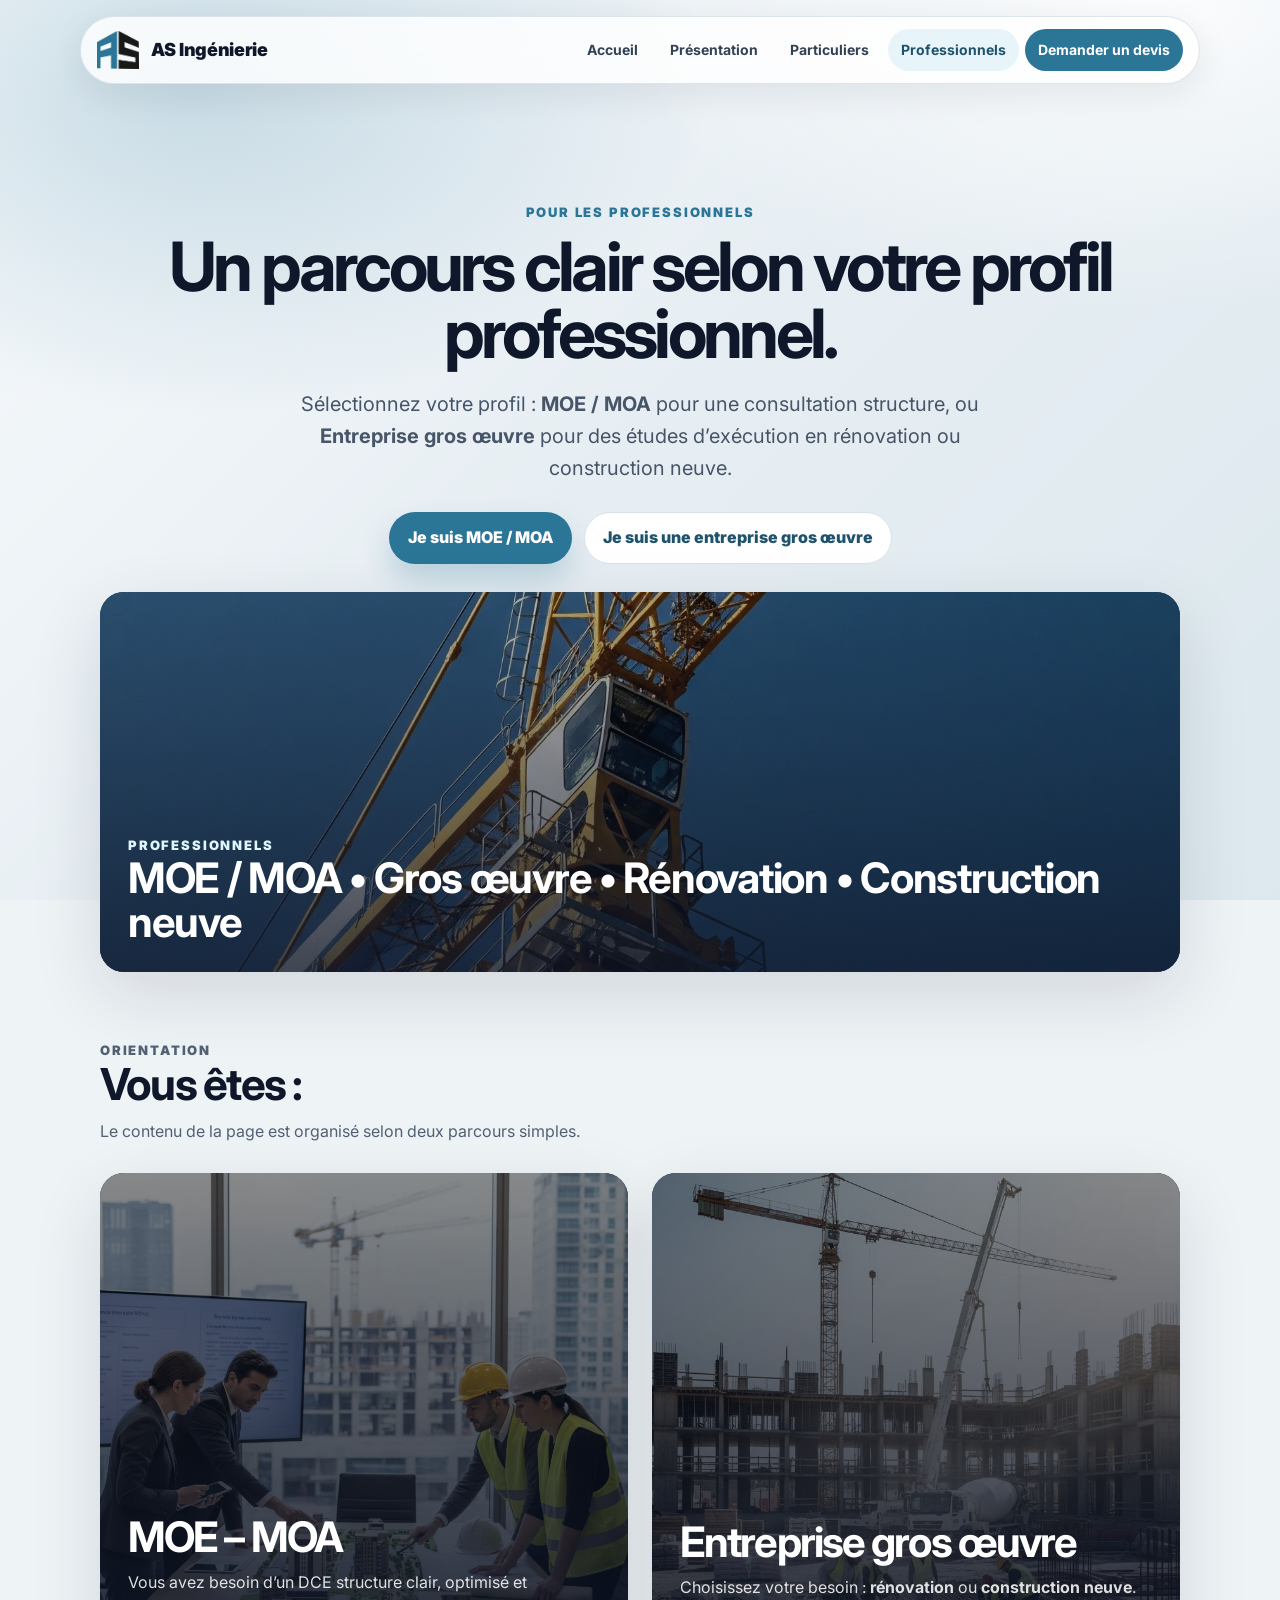
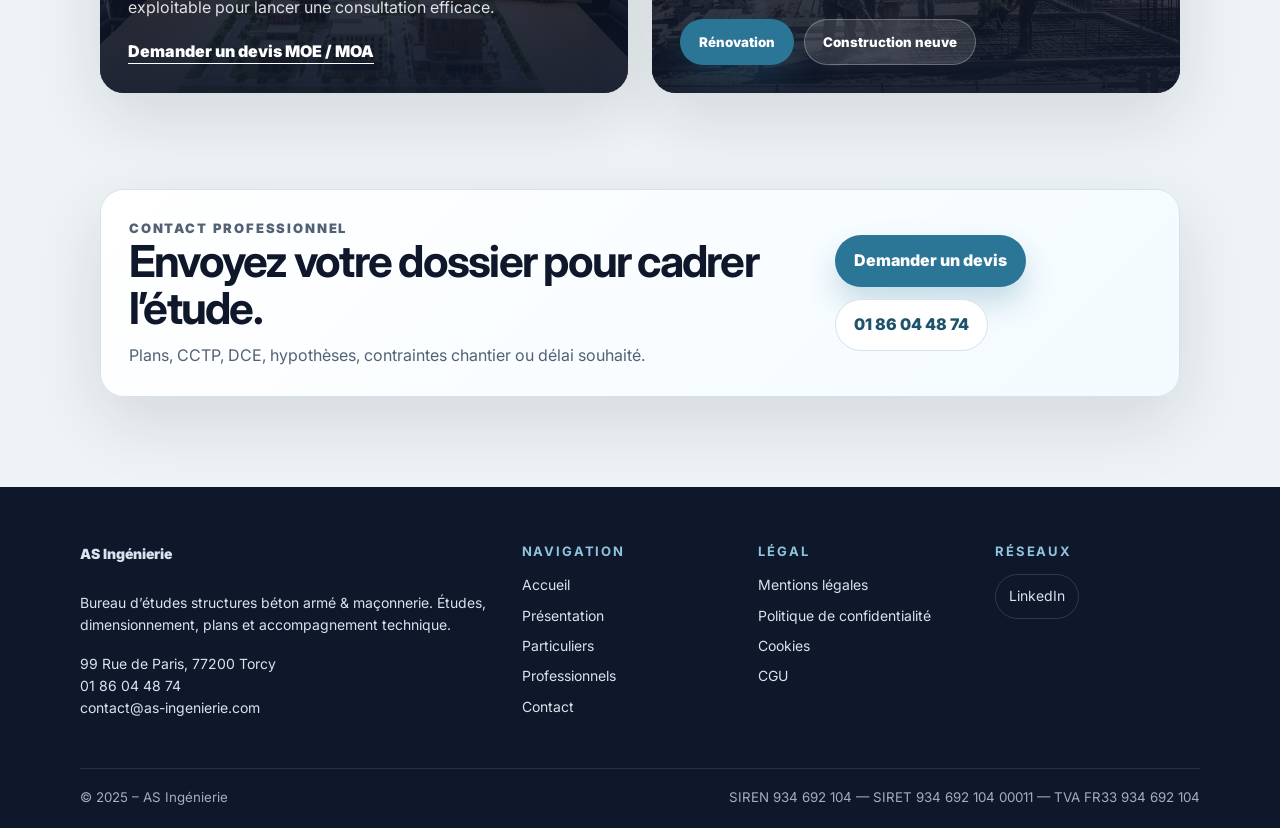
<file: professionnels.html>
<!DOCTYPE html>
<html lang="fr">
<head>
  <meta charset="utf-8" />
  <meta name="viewport" content="width=device-width, initial-scale=1" />
  <title>AS Ingénierie – Professionnels</title>
  <meta name="description" content="Études structure pour MOE, MOA et entreprises de gros œuvre : DCE, EXE, plans d’armatures et optimisation." />
  <link rel="preconnect" href="https://fonts.googleapis.com">
  <link rel="preconnect" href="https://fonts.gstatic.com" crossorigin>
  <link href="https://fonts.googleapis.com/css2?family=Inter:wght@400;500;600;700;800;900&display=swap" rel="stylesheet">
  <link rel="icon" type="image/x-icon" href="./assets/favicon.ico">
  <link rel="stylesheet" href="./css/style.css" />
</head>
<body>
  <a class="skip-link" href="#main">Aller au contenu</a>
  <div class="site-bg" aria-hidden="true"></div>
  <header class="site-header">
    <a class="brand" href="index.html" aria-label="AS Ingénierie - Accueil">
      <img class="brand-logo" src="./assets/logo.webp" alt="" />
      <span class="brand-name">AS Ingénierie</span>
    </a>
    <button class="nav-toggle" type="button" aria-label="Ouvrir le menu" aria-expanded="false" aria-controls="main-nav">
      <span></span><span></span><span></span>
    </button>
    <nav class="main-nav" id="main-nav" aria-label="Navigation principale">
      <a class="" href="index.html">Accueil</a>
      <a href="presentation.html">Présentation</a>
      <a class="" href="particuliers.html">Particuliers</a>
      <a class="active" href="professionnels.html">Professionnels</a>
      <a class="nav-cta" href="mailto:contact@as-ingenierie.com?subject=Demande%20devis%20-%20AS%20Ing%C3%A9nierie">Demander un devis</a>
    </nav>
  </header>
  <main id="main">
    <section class="page-hero">
      <p class="eyebrow">Pour les professionnels</p>
      <h1>Un parcours clair selon votre profil professionnel.</h1>
      <p class="lead">
        Sélectionnez votre profil : <strong>MOE / MOA</strong> pour une consultation structure,
        ou <strong>Entreprise gros œuvre</strong> pour des études d’exécution en rénovation ou construction neuve.
      </p>
      <div class="hero-actions center-actions">
        <a class="btn primary" href="#moe-moa">Je suis MOE / MOA</a>
        <a class="btn secondary" href="#gros-oeuvre">Je suis une entreprise gros œuvre</a>
      </div>
    </section>

    <section class="image-banner">
      <img src="./assets/professionnels.webp" alt="Chantier professionnel">
      <div><span>Professionnels</span><strong>MOE / MOA • Gros œuvre • Rénovation • Construction neuve</strong></div>
    </section>

    <section class="section">
      <div class="section-heading left">
        <p class="eyebrow">Orientation</p>
        <h2>Vous êtes :</h2>
        <p>Le contenu de la page est organisé selon deux parcours simples.</p>
      </div>

      <div class="pro-choice-grid">
        <article id="moe-moa" class="pro-choice-card">
          <img src="./assets/moa_moe.webp" alt="Maîtrise d’œuvre et maîtrise d’ouvrage" loading="lazy">
          <div class="pro-choice-content">
            <h3>MOE – MOA</h3>
            <p>
              Vous avez besoin d’un DCE structure clair, optimisé et exploitable pour lancer une consultation efficace.
            </p>
            <a class="card-link" href="mailto:contact@as-ingenierie.com?subject=Demande%20devis%20-%20MOE%20MOA">Demander un devis MOE / MOA</a>
          </div>
        </article>

        <article id="gros-oeuvre" class="pro-choice-card highlight">
          <img src="./assets/entreprise_gros_oeuvre.webp" alt="Entreprise de gros œuvre" loading="lazy">
          <div class="pro-choice-content">
            <h3>Entreprise gros œuvre</h3>
            <p>
              Choisissez votre besoin : <strong>rénovation</strong> ou <strong>construction neuve</strong>.
            </p>
            <div class="choice-actions" data-gros-oeuvre-actions>
              <button class="btn primary pro-path-btn" type="button" data-target="renovation-panel">
                Rénovation
              </button>
              <button class="btn secondary on-dark pro-path-btn" type="button" data-target="construction-neuve-panel">
                Construction neuve
              </button>
            </div>
          </div>
        </article>
      </div>
    </section>

    <section id="gros-oeuvre-parcours" class="section execution-section hidden-execution-section" data-execution-toggle aria-live="polite">
      <div class="execution-panels">
        <article id="renovation-panel" class="execution-card execution-panel" hidden>
          <img src="./assets/renovation.webp" alt="Rénovation structurelle" loading="lazy">
          <div>
            <span class="choice-label">Études d’exécution complètes</span>
            <h3>Rénovation</h3>
            <p>
              Études d’exécution complètes pour vos opérations de rénovation :
              reprises structurelles, adaptation d’ouvrages existants, justification béton armé et maçonnerie.
            </p>
            <ul class="checklist">
              <li>Analyse des plans et contraintes existantes.</li>
              <li>Dimensionnement des éléments structurels.</li>
              <li>Plans de coffrage et d’armatures.</li>
              <li>Livrables clairs pour exécution chantier.</li>
            </ul>
            <a class="btn primary" href="mailto:contact@as-ingenierie.com?subject=Demande%20devis%20-%20R%C3%A9novation%20gros%20oeuvre">Demander une proposition d’honoraire</a>
          </div>
        </article>

        <article id="construction-neuve-panel" class="execution-card execution-panel" hidden>
          <img src="./assets/construction_neuve.webp" alt="Construction neuve" loading="lazy">
          <div>
            <span class="choice-label">Études d’exécution complètes</span>
            <h3>Construction neuve</h3>
            <p>
              Études d’exécution complètes pour projets neufs en béton armé :
              optimisation, rapidité, rigueur et qualité des livrables.
            </p>
            <ul class="checklist">
              <li>Économie béton et armatures optimisée.</li>
              <li>Plans de coffrage et de ferraillage clairs.</li>
              <li>Réactivité tout au long du projet.</li>
            </ul>
            <a class="btn primary" href="mailto:contact@as-ingenierie.com?subject=Demande%20devis%20-%20Construction%20neuve%20gros%20oeuvre">Demander une proposition d’honoraire</a>

            <div class="inline-process-type">
              <div class="section-heading left">
        <p class="eyebrow">Processus type</p>
        <h2>Après réception du dossier marché.</h2>
        <p>
          Nous réalisons les études structure des projets de construction neuve en béton armé,
          avec un focus sur la rapidité, la rigueur et la qualité.
        </p>
      </div>

      <ol class="process-list numbered-process">
        <li>
          <span>01</span>
          <strong>Synthèse structure &amp; diffusion des fonds de plans</strong>
          <p>
            De 2 jours à 2 semaines selon la taille du projet, la qualité des plans architecturaux
            et les éventuelles incohérences de conception à clarifier.
          </p>
        </li>
        <li>
          <span>02</span>
          <strong>Descente de charges &amp; dimensionnement des fondations</strong>
          <p>Environ 1 semaine selon la complexité du projet et les hypothèses disponibles.</p>
        </li>
        <li>
          <span>03</span>
          <strong>Études VCT et NDC en cas de sous-sol</strong>
          <p>Ces études sont menées en parallèle pour sécuriser le planning d’exécution.</p>
        </li>
        <li class="process-result">
          <span>Résultat</span>
          <strong>En 2 à 4 semaines, vous recevez vos plans prêts à l’exécution.</strong>
          <p>
            Plans de coffrage et de ferraillage des fondations et éléments associés,
            optimisés pour maîtriser les quantités tout en respectant les normes de calcul.
          </p>
        </li>
      </ol>
            </div>
          </div>
        </article>
      </div>
    </section>

    <section class="cta-panel simple-contact-panel">
      <div>
        <p class="eyebrow">Contact professionnel</p>
        <h2>Envoyez votre dossier pour cadrer l’étude.</h2>
        <p>Plans, CCTP, DCE, hypothèses, contraintes chantier ou délai souhaité.</p>
      </div>
      <div class="cta-actions">
        <a class="btn primary" href="mailto:contact@as-ingenierie.com?subject=Demande%20devis%20-%20Professionnel">Demander un devis</a>
        <a class="btn secondary" href="tel:+33186044874">01&nbsp;86&nbsp;04&nbsp;48&nbsp;74</a>
      </div>
    </section>
  </main>
  <footer class="site-footer">
    <div class="footer-grid">
      <div>
        <a class="footer-brand" href="index.html">AS Ingénierie</a>
        <p>Bureau d’études structures béton armé &amp; maçonnerie. Études, dimensionnement, plans et accompagnement technique.</p>
        <p class="footer-contact">
          99 Rue de Paris, 77200 Torcy<br>
          <a href="tel:+33186044874">01 86 04 48 74</a><br>
          <a href="mailto:contact@as-ingenierie.com">contact@as-ingenierie.com</a>
        </p>
      </div>
      <div>
        <h2>Navigation</h2>
        <ul>
          <li><a href="index.html">Accueil</a></li>
          <li><a href="presentation.html">Présentation</a></li>
          <li><a href="particuliers.html">Particuliers</a></li>
          <li><a href="professionnels.html">Professionnels</a></li>
          <li><a href="mailto:contact@as-ingenierie.com">Contact</a></li>
        </ul>
      </div>
      <div>
        <h2>Légal</h2>
        <ul>
          <li><a href="mentions-legales.html">Mentions légales</a></li>
          <li><a href="politique-confidentialite.html">Politique de confidentialité</a></li>
          <li><a href="cookies.html">Cookies</a></li>
          <li><a href="cgu.html">CGU</a></li>
        </ul>
      </div>
      <div>
        <h2>Réseaux</h2>
        <a class="social-link" href="https://linkedin.com/company/as-ingenierie-as" target="_blank" rel="noopener">LinkedIn</a>
      </div>
    </div>
    <div class="footer-bottom">
      <small>© 2025 – AS Ingénierie</small>
      <small>SIREN&nbsp;934&nbsp;692&nbsp;104 — SIRET&nbsp;934&nbsp;692&nbsp;104&nbsp;00011 — TVA&nbsp;FR33&nbsp;934&nbsp;692&nbsp;104</small>
    </div>
  </footer>
  <script src="./js/main.js"></script>
</body>
</html>
</file>
<file: css/style.css>
:root{
  --bg:#eef3f6;
  --surface:#ffffff;
  --surface-soft:#f7fafc;
  --text:#0f172a;
  --muted:#64748b;
  --line:#d9e2ea;
  --brand:#2b7597;
  --brand-dark:#1f536c;
  --accent:#e7f4fa;
  --shadow:0 24px 70px rgba(15,23,42,.12);
  --radius:24px;
  --container:1120px;
}
*{box-sizing:border-box}
html{scroll-behavior:smooth;background:var(--bg)}
body{margin:0;font-family:Inter,system-ui,-apple-system,BlinkMacSystemFont,"Segoe UI",sans-serif;color:var(--text);background:transparent;line-height:1.6}
img{max-width:100%;display:block}
a{color:inherit}
.site-bg{position:fixed;inset:0;z-index:-1;background:radial-gradient(800px 500px at 15% 10%,rgba(43,117,151,.22),transparent 65%),radial-gradient(900px 520px at 90% 0%,rgba(255,255,255,.85),transparent 60%),linear-gradient(135deg,#f8fbfd 0%,#e7eef3 48%,#dce8ee 100%)}
.skip-link{position:absolute;left:-999px;top:10px;background:#fff;padding:10px 14px;border-radius:10px;z-index:100}.skip-link:focus{left:10px}
.site-header{position:sticky;top:16px;z-index:50;max-width:var(--container);margin:16px auto 0;padding:12px 16px;display:flex;align-items:center;justify-content:space-between;gap:18px;background:rgba(255,255,255,.82);border:1px solid rgba(217,226,234,.9);border-radius:999px;backdrop-filter:blur(16px);box-shadow:0 10px 35px rgba(15,23,42,.08)}
.brand{display:flex;align-items:center;gap:12px;text-decoration:none;font-weight:900;letter-spacing:-.02em}.brand-logo{width:42px;height:42px;object-fit:contain}.brand-name{font-size:18px}
.main-nav{display:flex;align-items:center;gap:6px}.main-nav a{text-decoration:none;font-size:14px;font-weight:700;color:#334155;padding:10px 13px;border-radius:999px}.main-nav a:hover,.main-nav a.active{background:var(--accent);color:var(--brand-dark)}.main-nav .nav-cta{background:var(--brand);color:#fff}.main-nav .nav-cta:hover{background:var(--brand-dark);color:#fff}
.nav-toggle{display:none;border:0;background:var(--brand);border-radius:999px;width:44px;height:44px;place-items:center;padding:11px;gap:4px}.nav-toggle span{display:block;height:2px;width:20px;background:#fff;border-radius:10px}
main{max-width:var(--container);margin:0 auto;padding:48px 20px 90px}.hero-section{display:grid;grid-template-columns:minmax(0,1.1fr) minmax(320px,.9fr);gap:40px;align-items:center;padding:64px 0 36px}.eyebrow{margin:0 0 10px;color:var(--brand);font-size:13px;font-weight:900;letter-spacing:.14em;text-transform:uppercase}.eyebrow.light{color:#dff6ff}.hero-copy h1,.page-hero h1,.legal-hero h1,.not-found h1{font-size:clamp(38px,6vw,68px);line-height:.98;letter-spacing:-.055em;margin:0 0 22px}.lead{font-size:clamp(17px,2vw,20px);color:#475569;max-width:680px;margin:0 0 28px}.hero-actions,.cta-actions{display:flex;gap:12px;flex-wrap:wrap}.btn{display:inline-flex;align-items:center;justify-content:center;min-height:46px;border-radius:999px;padding:12px 18px;font-weight:850;text-decoration:none;border:1px solid transparent;transition:transform .2s ease,box-shadow .2s ease,background .2s ease}.btn:hover{transform:translateY(-2px)}.btn.primary{background:var(--brand);color:#fff;box-shadow:0 16px 30px rgba(43,117,151,.24)}.btn.primary:hover{background:var(--brand-dark)}.btn.secondary{background:#fff;color:var(--brand-dark);border-color:var(--line)}
.trust-list{display:grid;grid-template-columns:repeat(3,1fr);gap:10px;margin:34px 0 0}.trust-list div{padding:16px;border:1px solid var(--line);border-radius:18px;background:rgba(255,255,255,.72)}.trust-list dt{font-size:12px;color:var(--muted);font-weight:800;text-transform:uppercase}.trust-list dd{margin:4px 0 0;font-weight:800;color:#152033}.hero-visual{position:relative;min-height:420px;border-radius:var(--radius);background:linear-gradient(145deg,rgba(255,255,255,.72),rgba(255,255,255,.35));border:1px solid var(--line);box-shadow:var(--shadow);display:grid;place-items:center;overflow:hidden}.hero-visual:before{content:"";position:absolute;inset:auto -20% -20% -20%;height:48%;background:linear-gradient(180deg,transparent,rgba(43,117,151,.15))}.hero-visual img{width:min(86%,520px);filter:drop-shadow(0 18px 30px rgba(15,23,42,.12))}.floating-card{position:absolute;left:22px;bottom:22px;background:rgba(255,255,255,.9);border:1px solid var(--line);border-radius:18px;padding:14px 16px;box-shadow:0 18px 35px rgba(15,23,42,.12)}.floating-card span{display:block;color:var(--muted);font-size:12px;font-weight:800;text-transform:uppercase}.floating-card strong{font-size:15px}.section{padding:68px 0}.section-heading{text-align:center;max-width:760px;margin:0 auto 28px}.section-heading.left{text-align:left;margin-left:0}.section-heading h2,.split-section h2,.cta-panel h2{font-size:clamp(28px,4vw,44px);line-height:1.05;letter-spacing:-.04em;margin:0 0 12px}.section-heading p,.split-section p,.cta-panel p{color:#526174;margin:0}.audience-grid,.service-grid,.pro-grid{display:grid;grid-template-columns:repeat(2,minmax(0,1fr));gap:24px}.audience-card,.service-card,.pro-card{position:relative;overflow:hidden;border-radius:var(--radius);min-height:360px;background:#0f172a;color:#fff;box-shadow:var(--shadow)}.audience-card img,.service-card img,.pro-card img{position:absolute;inset:0;width:100%;height:100%;object-fit:cover;filter:saturate(.9) brightness(.74);transition:transform .5s ease}.audience-card:hover img,.service-card:hover img,.pro-card:hover img{transform:scale(1.05)}.audience-card:after,.service-card:after,.pro-card:after,.image-banner:after{content:"";position:absolute;inset:0;background:linear-gradient(180deg,rgba(15,23,42,.05),rgba(15,23,42,.72))}.audience-card>div,.service-card>div,.pro-card>div{position:absolute;left:24px;right:24px;bottom:24px;z-index:1}.audience-card h3,.service-card h3,.pro-card h3{font-size:clamp(24px,3vw,34px);line-height:1.05;margin:0 0 10px}.audience-card p,.service-card p,.pro-card p{margin:0 0 18px;color:rgba(255,255,255,.86)}.card-link{display:inline-flex;color:#fff;font-weight:900;text-underline-offset:6px}.split-section{display:grid;grid-template-columns:.82fr 1.18fr;gap:34px;align-items:start}.process-list{list-style:none;padding:0;margin:0;display:grid;gap:14px}.process-list li,.need-list article{background:rgba(255,255,255,.82);border:1px solid var(--line);border-radius:22px;padding:22px;box-shadow:0 15px 45px rgba(15,23,42,.07)}.process-list span{display:inline-flex;margin-bottom:8px;color:var(--brand);font-weight:900}.process-list strong{display:block;font-size:20px}.process-list p,.need-list p{color:#526174;margin:6px 0 0}.page-hero,.legal-hero,.not-found{padding:70px 0 28px;text-align:center}.page-hero .lead{margin-left:auto;margin-right:auto}.image-banner{position:relative;min-height:380px;border-radius:var(--radius);overflow:hidden;box-shadow:var(--shadow);background:#0f172a}.image-banner img{position:absolute;inset:0;width:100%;height:100%;object-fit:cover;filter:saturate(.9) brightness(.76)}.image-banner div{position:absolute;left:28px;right:28px;bottom:28px;z-index:1;color:#fff}.image-banner span{display:block;font-size:13px;text-transform:uppercase;letter-spacing:.14em;font-weight:900;color:#dff6ff}.image-banner strong{display:block;font-size:clamp(25px,4vw,42px);line-height:1.05;letter-spacing:-.03em}.service-card,.pro-card{min-height:330px}.cta-panel{margin:28px 0 0;padding:28px;display:flex;justify-content:space-between;align-items:center;gap:24px;background:linear-gradient(135deg,#fff,#f3fbff);border:1px solid var(--line);border-radius:var(--radius);box-shadow:var(--shadow)}.need-list{display:grid;gap:16px}.need-list h3{margin:0 0 8px;font-size:22px}.legal-card{max-width:900px;margin:0 auto;background:rgba(255,255,255,.86);border:1px solid var(--line);border-radius:var(--radius);box-shadow:var(--shadow);padding:34px}.legal-card section+section{border-top:1px solid var(--line);margin-top:24px;padding-top:24px}.legal-card h3{font-size:21px;margin:0 0 10px}.legal-card p,.legal-card li{color:#475569}.back-link{display:inline-flex;margin-bottom:24px;color:var(--brand-dark);font-weight:850;text-decoration:none}.not-found{min-height:55vh;display:grid;place-items:center;text-align:center}.site-footer{background:#0f172a;color:#d8e3ee;padding:54px 20px 20px}.footer-grid{max-width:var(--container);margin:0 auto;display:grid;grid-template-columns:2fr 1fr 1fr 1fr;gap:32px}.footer-brand{display:inline-flex;margin-bottom:12px;font-weight:900;text-decoration:none;font-size:20px}.site-footer h2{font-size:13px;text-transform:uppercase;letter-spacing:.14em;color:#8ec5dd;margin:0 0 12px}.site-footer p,.site-footer li,.site-footer a{font-size:14px;color:#d8e3ee}.site-footer ul{list-style:none;padding:0;margin:0;display:grid;gap:8px}.site-footer a{text-decoration:none}.site-footer a:hover{text-decoration:underline}.footer-contact{margin-top:16px}.footer-bottom{max-width:var(--container);margin:34px auto 0;padding-top:18px;border-top:1px solid rgba(255,255,255,.1);display:flex;justify-content:space-between;gap:16px;flex-wrap:wrap;color:#9fb0c1}.social-link{display:inline-flex;padding:10px 13px;border:1px solid rgba(255,255,255,.14);border-radius:999px}
@media (max-width:900px){.site-header{top:10px;margin:10px 12px 0;border-radius:24px}.nav-toggle{display:grid}.main-nav{position:absolute;left:0;right:0;top:calc(100% + 8px);display:none;grid-template-columns:1fr;background:rgba(255,255,255,.96);border:1px solid var(--line);border-radius:22px;padding:10px;box-shadow:var(--shadow)}.main-nav.open{display:grid}.hero-section,.split-section,.audience-grid,.service-grid,.pro-grid,.footer-grid{grid-template-columns:1fr}.hero-section{padding-top:42px}.trust-list{grid-template-columns:1fr}.hero-visual{min-height:320px}.cta-panel{align-items:flex-start;flex-direction:column}.footer-bottom{display:grid}.audience-card,.service-card,.pro-card{min-height:300px}}
@media (max-width:560px){main{padding:34px 14px 70px}.site-header{padding:10px 12px}.brand-name{font-size:16px}.brand-logo{width:36px;height:36px}.hero-copy h1,.page-hero h1,.legal-hero h1,.not-found h1{font-size:40px}.hero-actions,.cta-actions{display:grid;width:100%}.btn{width:100%}.image-banner{min-height:300px}.legal-card{padding:22px}.footer-grid{gap:24px}.audience-card>div,.service-card>div,.pro-card>div{left:18px;right:18px;bottom:18px}}


/* === Presentation page === */
.presentation-hero{
  display:grid;
  grid-template-columns:minmax(0,1.25fr) minmax(280px,.75fr);
  gap:28px;
  align-items:stretch;
  padding:72px 0 34px;
}
.presentation-hero-copy{
  min-height:430px;
  border-radius:var(--radius);
  padding:44px;
  background:
          linear-gradient(120deg,rgba(15,23,42,.78),rgba(15,23,42,.36)),
          /*url("../assets/building_sketch.webp") right bottom/62% auto no-repeat,*/
          linear-gradient(135deg,#eaf2f6,#ffffff);
  color:#fff;
  box-shadow:var(--shadow);
  border:1px solid rgba(255,255,255,.38);
  overflow:hidden;
}
.presentation-hero-copy .eyebrow,
.presentation-hero-copy .lead{color:rgba(255,255,255,.82)}
.presentation-hero-copy h1{
  max-width:820px;
  font-size:clamp(36px,5.7vw,64px);
  line-height:.98;
  letter-spacing:-.055em;
  margin:0 0 22px;
}
.founder-card{
  background:rgba(255,255,255,.92);
  border:1px solid var(--line);
  border-radius:var(--radius);
  padding:30px;
  box-shadow:var(--shadow);
  display:flex;
  flex-direction:column;
  justify-content:flex-end;
}
.founder-label,
.team-kicker,
.reference-card span{
  display:inline-flex;
  width:max-content;
  color:var(--brand-dark);
  background:var(--accent);
  font-size:12px;
  font-weight:900;
  letter-spacing:.12em;
  text-transform:uppercase;
  border-radius:999px;
  padding:7px 10px;
  margin-bottom:14px;
}
.founder-card h2{
  font-size:clamp(28px,3vw,38px);
  line-height:1;
  letter-spacing:-.04em;
  margin:0 0 12px;
}
.founder-card p{color:#475569;margin:0 0 18px}
.compact-list{
  display:grid;
  gap:8px;
  padding:0;
  margin:0;
  list-style:none;
}
.compact-list li{
  padding:10px 12px;
  border-radius:14px;
  background:var(--surface-soft);
  color:#172033;
  font-weight:800;
}
.presentation-intro{
  grid-template-columns:.9fr 1.1fr;
}
.text-card{
  background:#fff;
  border:1px solid var(--line);
  border-radius:var(--radius);
  padding:28px;
  box-shadow:0 18px 45px rgba(15,23,42,.08);
}
.text-card p{margin:0;color:#475569}
.text-card p + p{margin-top:14px}
.team-grid{
  display:grid;
  grid-template-columns:1.25fr 1fr 1fr;
  gap:20px;
}
.team-card{
  background:rgba(255,255,255,.88);
  border:1px solid var(--line);
  border-radius:22px;
  padding:24px;
  box-shadow:0 18px 45px rgba(15,23,42,.08);
}
.team-card.featured{
  background:linear-gradient(145deg,var(--brand),var(--brand-dark));
  color:#fff;
}
.team-card.featured .team-kicker{
  background:rgba(255,255,255,.16);
  color:#fff;
}
.team-card h3{
  margin:0 0 10px;
  font-size:24px;
  letter-spacing:-.03em;
}
.team-card p{margin:0;color:#526174}
.team-card.featured p{color:rgba(255,255,255,.84)}
.team-summary{
  margin-top:20px;
  padding:18px 20px;
  border-radius:18px;
  background:var(--accent);
  color:#173042;
}
.references-section{
  padding-top:48px;
}
.references-grid{
  display:grid;
  grid-template-columns:repeat(3,minmax(0,1fr));
  gap:18px;
}
.reference-card{
  background:#fff;
  border:1px solid var(--line);
  border-radius:20px;
  padding:22px;
  box-shadow:0 16px 38px rgba(15,23,42,.07);
}
.reference-card h3{
  margin:0 0 8px;
  font-size:22px;
  letter-spacing:-.03em;
}
.reference-card p{margin:0;color:#526174}
.references-note{
  margin:18px auto 0;
  text-align:center;
  color:#526174;
  font-weight:750;
}
.project-gallery{
  display:grid;
  grid-template-columns:1.1fr .95fr .95fr;
  gap:18px;
}
.project-gallery figure{
  margin:0;
  border-radius:22px;
  overflow:hidden;
  background:#fff;
  border:1px solid var(--line);
  box-shadow:0 18px 45px rgba(15,23,42,.08);
}
.project-gallery img{
  width:100%;
  height:280px;
  object-fit:cover;
}
.project-gallery figure:first-child img{height:360px}
.project-gallery figcaption{
  padding:14px 16px;
  font-weight:850;
  color:#172033;
}

@media (max-width: 900px){
  .presentation-hero,
  .presentation-intro,
  .team-grid,
  .references-grid,
  .project-gallery{
    grid-template-columns:1fr;
  }
  .presentation-hero-copy{min-height:auto;padding:34px 24px;background-size:78% auto}
  .project-gallery img,
  .project-gallery figure:first-child img{height:240px}
}


/* === Presentation page: real project photos === */
.photo-references-grid{
  grid-template-columns:repeat(3,minmax(0,1fr));
}
.reference-photo-card{
  padding:0;
  overflow:hidden;
}
.reference-photo-card img{
  width:100%;
  height:210px;
  object-fit:cover;
}
.reference-photo-card div{
  padding:20px;
}
.reference-photo-card span{
  margin-bottom:10px;
}
.project-gallery-large{
  grid-template-columns:repeat(3,minmax(0,1fr));
  align-items:stretch;
}
.project-gallery-large figure{
  min-height:100%;
}
.project-gallery-large figure.wide{
  grid-column:span 2;
}
.project-gallery-large img,
.project-gallery-large figure:first-child img{
  width:100%;
  height:320px;
  object-fit:cover;
}
.project-gallery-large figure.wide img{
  height:420px;
}
@media (max-width: 900px){
  .photo-references-grid,
  .project-gallery-large{
    grid-template-columns:1fr;
  }
  .project-gallery-large figure.wide{
    grid-column:auto;
  }
  .reference-photo-card img,
  .project-gallery-large img,
  .project-gallery-large figure:first-child img,
  .project-gallery-large figure.wide img{
    height:250px;
  }
}


/* === Professionnels page: clear decision flow === */
.center-actions{
  justify-content:center;
}
.pro-choice-grid{
  display:grid;
  grid-template-columns:repeat(2,minmax(0,1fr));
  gap:24px;
}
.pro-choice-card{
  position:relative;
  overflow:hidden;
  min-height:520px;
  border-radius:var(--radius);
  background:#0f172a;
  color:#fff;
  box-shadow:var(--shadow);
}
.pro-choice-card img{
  position:absolute;
  inset:0;
  width:100%;
  height:100%;
  object-fit:cover;
  filter:saturate(.9) brightness(.58);
  transition:transform .5s ease;
}
.pro-choice-card:hover img{
  transform:scale(1.04);
}
.pro-choice-card:after{
  content:"";
  position:absolute;
  inset:0;
  background:linear-gradient(180deg,rgba(15,23,42,.08),rgba(15,23,42,.86));
}
.pro-choice-content{
  position:absolute;
  z-index:1;
  left:28px;
  right:28px;
  bottom:28px;
}
.choice-label{
  display:inline-flex;
  width:max-content;
  color:#fff;
  background:rgba(43,117,151,.86);
  font-size:12px;
  font-weight:900;
  letter-spacing:.12em;
  text-transform:uppercase;
  border-radius:999px;
  padding:7px 10px;
  margin-bottom:14px;
}
.pro-choice-card h3,
.execution-card h3{
  margin:0 0 12px;
  font-size:clamp(28px,4vw,42px);
  line-height:1;
  letter-spacing:-.045em;
}
.pro-choice-card p{
  margin:0 0 18px;
  color:rgba(255,255,255,.86);
}
.choice-actions{
  display:flex;
  flex-wrap:wrap;
  gap:10px;
}
.btn.secondary.on-dark{
  background:rgba(255,255,255,.12);
  color:#fff;
  border-color:rgba(255,255,255,.28);
}
.checklist.compact{
  color:rgba(255,255,255,.88);
  margin-bottom:20px;
}
.execution-section{
  padding-top:44px;
}
.execution-grid{
  display:grid;
  grid-template-columns:repeat(2,minmax(0,1fr));
  gap:24px;
}
.execution-card{
  background:#fff;
  border:1px solid var(--line);
  border-radius:var(--radius);
  overflow:hidden;
  box-shadow:var(--shadow);
}
.execution-card img{
  width:100%;
  height:260px;
  object-fit:cover;
}
.execution-card > div{
  padding:26px;
}
.execution-card p{
  color:#526174;
  margin:0 0 18px;
}
.checklist{
  margin:0 0 22px;
  padding-left:20px;
}
.checklist li{
  margin:8px 0;
  color:#334155;
}
.process-type-section{
  display:grid;
  grid-template-columns:.72fr 1.28fr;
  gap:34px;
  align-items:start;
}
.numbered-process{
  gap:16px;
}
.numbered-process li{
  background:#fff;
}
.numbered-process .process-result{
  background:linear-gradient(145deg,var(--brand),var(--brand-dark));
  color:#fff;
}
.numbered-process .process-result span,
.numbered-process .process-result p{
  color:rgba(255,255,255,.86);
}
.simple-contact-panel{
  align-items:center;
}
@media (max-width:900px){
  .pro-choice-grid,
  .execution-grid,
  .process-type-section{
    grid-template-columns:1fr;
  }
  .pro-choice-card{
    min-height:440px;
  }
  .execution-card img{
    height:220px;
  }
}


/* === Professionnels page: masked execution journey === */
.execution-toggle{
  max-width:980px;
  margin:0 auto;
}
.execution-toggle-actions{
  display:grid;
  grid-template-columns:repeat(2,minmax(0,1fr));
  gap:18px;
  margin-bottom:22px;
}
.execution-toggle-btn{
  width:100%;
  border:1px solid var(--line);
  border-radius:22px;
  background:rgba(255,255,255,.86);
  box-shadow:0 16px 42px rgba(15,23,42,.08);
  padding:22px;
  text-align:left;
  color:var(--text);
  font:inherit;
  font-size:clamp(22px,3vw,32px);
  line-height:1.05;
  font-weight:900;
  letter-spacing:-.035em;
  cursor:pointer;
  transition:transform .2s ease, box-shadow .2s ease, border-color .2s ease, background .2s ease;
}
.execution-toggle-btn span{
  display:block;
  width:max-content;
  margin-bottom:10px;
  padding:7px 10px;
  border-radius:999px;
  background:var(--accent);
  color:var(--brand-dark);
  font-size:12px;
  line-height:1;
  letter-spacing:.12em;
  text-transform:uppercase;
  font-weight:900;
}
.execution-toggle-btn:hover{
  transform:translateY(-2px);
  box-shadow:0 22px 54px rgba(15,23,42,.12);
  border-color:rgba(43,117,151,.45);
}
.execution-toggle-btn.active{
  background:linear-gradient(145deg,var(--brand),var(--brand-dark));
  color:#fff;
  border-color:transparent;
}
.execution-toggle-btn.active span{
  background:rgba(255,255,255,.16);
  color:#fff;
}
.execution-panels{
  position:relative;
}
.execution-panel[hidden]{
  display:none;
}
.execution-panel.active{
  animation:panelReveal .24s ease both;
}
@keyframes panelReveal{
  from{opacity:0; transform:translateY(10px)}
  to{opacity:1; transform:translateY(0)}
}
@media (max-width:900px){
  .execution-toggle-actions{
    grid-template-columns:1fr;
  }
}


/* === Professionnels: panels triggered from Entreprise gros œuvre tile === */
.hidden-execution-section{
  padding-top:0;
  display:none;
}
.hidden-execution-section.has-active-panel{
  display:block;
}
.pro-path-btn{
  border:1px solid transparent;
  cursor:pointer;
  font-family:inherit;
}
.pro-path-btn.active{
  outline:2px solid rgba(255,255,255,.72);
  outline-offset:3px;
}
.inline-process-type{
  margin-top:26px;
  padding-top:22px;
  border-top:1px solid var(--line);
}
.inline-process-type .section-heading{
  text-align:left;
  margin:0 0 18px;
}
.inline-process-type .section-heading h2{
  font-size:clamp(24px,3vw,34px);
}
.inline-process-type .process-list{
  display:grid;
  grid-template-columns:1fr;
}
.inline-process-type .process-list li{
  box-shadow:none;
  background:var(--surface-soft);
}
.inline-process-type .process-list .process-result{
  background:linear-gradient(145deg,var(--brand),var(--brand-dark));
}


/* === Presentation page: optimized layout === */
.presentation-hero{
  grid-template-columns:minmax(0,1.15fr) minmax(320px,.85fr);
  gap:24px;
  padding:64px 0 42px;
}
.presentation-hero-copy{
  position:relative;
  display:flex;
  flex-direction:column;
  justify-content:flex-end;
  min-height:520px;
  padding:52px;
  isolation:isolate;
  background:
          linear-gradient(120deg,rgba(15,23,42,.88),rgba(15,23,42,.5) 52%,rgba(43,117,151,.16))
}
.presentation-hero-copy:before{
  content:"";
  position:absolute;
  inset:22px;
  border-radius:calc(var(--radius) - 8px);
  pointer-events:none;
  z-index:-1;
}
.presentation-hero-copy .lead{
  max-width:680px;
}
.presentation-hero-copy .btn.secondary{
  background:rgba(255,255,255,.13);
  color:#fff;
  border-color:rgba(255,255,255,.28);
  backdrop-filter:blur(10px);
}
.founder-card{
  position:relative;
  justify-content:flex-start;
  gap:0;
  overflow:hidden;
}
.founder-card:before{
  content:"";
  position:absolute;
  inset:0 0 auto;
  height:156px;
  background:linear-gradient(135deg,var(--brand),var(--brand-dark));
  opacity:.96;
}
.founder-photo-wrap{
  position:relative;
  width:158px;
  height:158px;
  margin:0 auto 22px;
  border-radius:50%;
  padding:7px;
  background:rgba(255,255,255,.95);
  box-shadow:0 22px 48px rgba(15,23,42,.18);
}
.founder-photo{
  width:100%;
  height:100%;
  border-radius:50%;
  object-fit:cover;
  object-position:center;
}
.founder-card .founder-label{
  position:relative;
  margin-left:auto;
  margin-right:auto;
}
.founder-card h2,
.founder-card p,
.founder-card .compact-list{
  position:relative;
}
.founder-card h2{
  text-align:center;
}
.founder-card p{
  text-align:center;
}
.compact-list{
  grid-template-columns:1fr;
}
.compact-list li{
  position:relative;
  padding-left:36px;
}
.compact-list li:before{
  content:"";
  position:absolute;
  left:14px;
  top:50%;
  width:8px;
  height:8px;
  border-radius:999px;
  background:var(--brand);
  transform:translateY(-50%);
}
.presentation-team-section{
  padding-top:34px;
}
.team-grid{
  align-items:stretch;
}
.team-card{
  position:relative;
  min-height:210px;
  display:flex;
  flex-direction:column;
  justify-content:flex-end;
  overflow:hidden;
}
.team-card:after{
  content:"";
  position:absolute;
  right:-34px;
  top:-34px;
  width:110px;
  height:110px;
  border-radius:50%;
}
.team-card.featured:after{
}
.team-kicker,
.team-card h3,
.team-card p{
  position:relative;
  z-index:1;
}
.team-summary{
  display:flex;
  align-items:center;
  gap:10px;
  margin-top:18px;
  border:1px solid rgba(43,117,151,.18);
}
.references-showcase{
  padding-top:58px;
}
.references-highlight{
  display:grid;
  grid-template-columns:minmax(0,1.55fr) minmax(240px,.45fr);
  gap:20px;
  margin-bottom:20px;
}
.reference-featured-card{
  display:grid;
  grid-template-columns:minmax(0,1fr) minmax(280px,.8fr);
  min-height:430px;
  overflow:hidden;
  border:1px solid var(--line);
  border-radius:var(--radius);
  background:#fff;
  box-shadow:var(--shadow);
}
.reference-featured-card img{
  width:100%;
  height:100%;
  min-height:430px;
  object-fit:cover;
}
.reference-featured-content{
  display:flex;
  flex-direction:column;
  justify-content:center;
  padding:34px;
}
.reference-featured-content span,
.reference-card span{
  display:inline-flex;
  width:max-content;
  color:var(--brand-dark);
  background:var(--accent);
  font-size:12px;
  font-weight:900;
  letter-spacing:.12em;
  text-transform:uppercase;
  border-radius:999px;
  padding:7px 10px;
  margin-bottom:14px;
}
.reference-featured-content h3{
  margin:0 0 10px;
  font-size:clamp(30px,4vw,48px);
  line-height:.98;
  letter-spacing:-.055em;
}
.reference-featured-content p{
  margin:0 0 20px;
  color:#526174;
  font-size:18px;
}
.reference-featured-content dl{
  display:grid;
  gap:10px;
  margin:0;
}
.reference-featured-content dl div{
  display:grid;
  grid-template-columns:110px 1fr;
  gap:12px;
  padding:12px 0;
  border-top:1px solid var(--line);
}
.reference-featured-content dt{
  color:var(--muted);
  font-size:12px;
  font-weight:900;
  letter-spacing:.1em;
  text-transform:uppercase;
}
.reference-featured-content dd{
  margin:0;
  color:#172033;
  font-weight:850;
}
.references-stats{
  display:grid;
  gap:14px;
}
.references-stats div{
  display:flex;
  min-height:128px;
  flex-direction:column;
  justify-content:center;
  border-radius:22px;
  padding:24px;
  background:linear-gradient(145deg,var(--brand),var(--brand-dark));
  color:#fff;
  box-shadow:0 18px 44px rgba(15,23,42,.1);
}
.references-stats strong{
  font-size:clamp(34px,4vw,50px);
  line-height:1;
  letter-spacing:-.05em;
}
.references-stats span{
  margin-top:8px;
  color:rgba(255,255,255,.82);
  font-weight:800;
}
.references-compact-grid{
  grid-template-columns:repeat(5,minmax(0,1fr));
  gap:14px;
}
.reference-photo-card{
  position:relative;
  min-height:340px;
  border-radius:22px;
  background:#0f172a;
  color:#fff;
  transform:translateY(0);
  transition:transform .2s ease, box-shadow .2s ease;
}
.reference-photo-card:hover{
  transform:translateY(-4px);
  box-shadow:0 24px 58px rgba(15,23,42,.14);
}
.reference-photo-card img{
  height:100%;
  min-height:340px;
  filter:saturate(.92) brightness(.72);
  transition:transform .45s ease;
}
.reference-photo-card:hover img{
  transform:scale(1.04);
}
.reference-photo-card:after{
  content:"";
  position:absolute;
  inset:0;
  background:linear-gradient(180deg,rgba(15,23,42,.04),rgba(15,23,42,.82));
  pointer-events:none;
}
.reference-photo-card div{
  position:absolute;
  left:0;
  right:0;
  bottom:0;
  z-index:1;
  padding:20px;
}
.reference-photo-card span{
  margin-bottom:10px;
  background:rgba(255,255,255,.16);
  color:#fff;
}
.reference-photo-card h3{
  color:#fff;
}
.reference-photo-card p{
  color:rgba(255,255,255,.82);
}
.references-note{
  width:max-content;
  max-width:100%;
  padding:12px 18px;
  border-radius:999px;
  background:rgba(255,255,255,.74);
  border:1px solid var(--line);
}

@media (max-width:1100px){
  .references-compact-grid{
    grid-template-columns:repeat(2,minmax(0,1fr));
  }
  .reference-photo-card:last-child{
    grid-column:span 2;
  }
}
@media (max-width:900px){
  .presentation-hero{
    padding-top:42px;
  }
  .presentation-hero-copy{
    min-height:430px;
    padding:34px 24px;
    background-size:86% auto;
  }
  .founder-card:before{
    height:132px;
  }
  .founder-photo-wrap{
    width:136px;
    height:136px;
  }
  .references-highlight,
  .reference-featured-card{
    grid-template-columns:1fr;
  }
  .reference-featured-card img{
    min-height:280px;
    height:280px;
  }
  .references-stats{
    grid-template-columns:repeat(3,minmax(0,1fr));
  }
  .references-stats div{
    min-height:auto;
  }
}
@media (max-width:620px){
  .presentation-hero-copy{
    min-height:390px;
  }
  .references-stats,
  .references-compact-grid{
    grid-template-columns:1fr;
  }
  .reference-photo-card:last-child{
    grid-column:auto;
  }
  .reference-featured-content{
    padding:24px;
  }
  .reference-featured-content dl div{
    grid-template-columns:1fr;
    gap:2px;
  }
  .team-summary{
    display:block;
  }
}

/* === Responsive fixes: presentation page === */
html,
body{
  max-width:100%;
  overflow-x:hidden;
}

.presentation-hero,
.presentation-hero-copy,
.founder-card,
.team-card,
.reference-featured-card,
.reference-featured-content,
.reference-photo-card,
.references-stats div,
.cta-panel{
  min-width:0;
}

.presentation-hero{
  display:grid;
  grid-template-columns:minmax(0,1.12fr) minmax(300px,.88fr);
  align-items:stretch;
}

.presentation-hero-copy{
  background:
    linear-gradient(120deg,rgba(15,23,42,.88),rgba(15,23,42,.52) 58%,rgba(43,117,151,.18)),
    /*url("../assets/building_sketch.webp") right bottom/60% auto no-repeat,*/
    linear-gradient(135deg,#eaf2f6,#ffffff);
}

.presentation-hero-copy h1,
.presentation-hero-copy .lead,
.section-heading h2,
.team-card h3,
.reference-featured-content h3,
.reference-featured-content p,
.reference-photo-card h3,
.reference-photo-card p{
  overflow-wrap:anywhere;
}

.founder-card{
  height:100%;
}

.references-highlight{
  display:flex;
  flex-direction:column;
  gap:20px;
  margin-bottom:20px;
}

.references-stats{
  order:-1;
  display:grid;
  grid-template-columns:repeat(3,minmax(0,1fr));
  gap:14px;
}

.references-stats div{
  min-height:auto;
  padding:20px 22px;
}

.reference-featured-card{
  display:grid;
  grid-template-columns:minmax(0,1.1fr) minmax(300px,.9fr);
  min-height:auto;
}

.reference-featured-card img{
  width:100%;
  height:430px;
  min-height:0;
  object-fit:cover;
}

.references-compact-grid{
  display:grid;
  grid-template-columns:repeat(5,minmax(0,1fr));
  gap:14px;
}

.reference-switch-card{
  appearance:none;
  -webkit-appearance:none;
  width:100%;
  border:1px solid var(--line);
  cursor:pointer;
  font:inherit;
  text-align:left;
}

.reference-photo-card{
  min-height:320px;
}

.reference-photo-card img{
  width:100%;
  height:320px;
  min-height:0;
  object-fit:cover;
}

@media (max-width: 1120px){
  .presentation-hero{
    grid-template-columns:minmax(0,1fr) minmax(280px,.82fr);
    gap:20px;
  }

  .references-compact-grid{
    grid-template-columns:repeat(3,minmax(0,1fr));
  }

  .reference-photo-card:last-child{
    grid-column:auto;
  }
}

@media (max-width: 920px){
  .presentation-hero{
    grid-template-columns:1fr;
    padding:42px 0 26px;
  }

  .presentation-hero-copy{
    min-height:auto;
    padding:34px 24px;
    background-size:74% auto;
  }

  .presentation-hero-copy .lead{
    max-width:100%;
  }

  .founder-card{
    padding:26px;
  }

  .team-grid{
    grid-template-columns:1fr;
  }

  .team-card{
    min-height:auto;
  }

  .reference-featured-card{
    grid-template-columns:1fr;
  }

  .reference-featured-card img{
    height:320px;
  }

  .reference-featured-content{
    padding:28px;
  }

  .references-compact-grid{
    grid-template-columns:repeat(2,minmax(0,1fr));
  }
}

@media (max-width: 700px){
  main{
    padding-left:16px;
    padding-right:16px;
  }

  .presentation-hero-copy{
    padding:28px 22px;
    background:
      linear-gradient(120deg,rgba(15,23,42,.9),rgba(15,23,42,.66)),
      /*url("../assets/building_sketch.webp") right bottom/86% auto no-repeat,*/
      linear-gradient(135deg,#eaf2f6,#ffffff);
  }

  .presentation-hero-copy h1{
    font-size:clamp(38px,13vw,56px);
  }

  .presentation-hero-copy .hero-actions,
  .cta-panel .cta-actions{
    display:grid;
    grid-template-columns:1fr;
    width:100%;
  }

  .presentation-hero-copy .hero-actions .btn,
  .cta-panel .cta-actions .btn{
    width:100%;
  }

  .founder-photo-wrap{
    width:128px;
    height:128px;
  }

  .section{
    padding:46px 0;
  }

  .section-heading,
  .section-heading.left{
    text-align:left;
    margin-left:0;
    margin-right:0;
  }

  .references-stats{
    grid-template-columns:1fr;
  }

  .references-stats div{
    min-height:auto;
    padding:18px 20px;
  }

  .reference-featured-card img{
    height:260px;
  }

  .reference-featured-content{
    padding:24px;
  }

  .reference-featured-content dl div{
    grid-template-columns:1fr;
    gap:2px;
  }

  .references-compact-grid{
    grid-template-columns:1fr;
  }

  .reference-photo-card{
    min-height:260px;
  }

  .reference-photo-card img{
    height:260px;
  }

  .team-summary{
    display:block;
  }

  .cta-panel{
    padding:24px;
  }
}

@media (max-width: 420px){
  main{
    padding-left:12px;
    padding-right:12px;
  }

  .presentation-hero-copy,
  .founder-card,
  .team-card,
  .reference-featured-content,
  .cta-panel{
    padding-left:18px;
    padding-right:18px;
  }

  .presentation-hero-copy h1{
    font-size:38px;
  }

  .reference-featured-content h3{
    font-size:30px;
  }

  .reference-featured-card img,
  .reference-photo-card,
  .reference-photo-card img{
    height:230px;
    min-height:230px;
  }

  .references-note{
    width:100%;
    border-radius:18px;
  }
}

/* === Presentation page: hard mobile override === */
@media (max-width: 900px){
  main{
    overflow:hidden;
  }

  .presentation-hero{
    display:grid !important;
    grid-template-columns:1fr !important;
    width:100% !important;
    max-width:100% !important;
    gap:22px !important;
    padding:38px 0 26px !important;
  }

  .presentation-hero-copy,
  .founder-card{
    width:100% !important;
    max-width:100% !important;
    min-width:0 !important;
  }

  .presentation-hero-copy{
    min-height:auto !important;
  }
}

@media (max-width: 560px){
  .presentation-hero{
    gap:18px !important;
    padding-top:30px !important;
  }

  .presentation-hero-copy{
    padding:28px 22px !important;
    border-radius:22px !important;
  }

  .presentation-hero-copy .hero-actions{
    display:grid !important;
    grid-template-columns:1fr !important;
    width:100% !important;
  }

  .presentation-hero-copy .hero-actions .btn{
    width:100% !important;
  }

  .founder-card{
    padding:26px 20px !important;
    border-radius:22px !important;
  }
}

.reference-switch-card.active{
  outline:3px solid rgba(43,117,151,.55);
  outline-offset:3px;
}


/* ==========================================================================
   v2 — Parcours méthode, références dépliables & ergonomie (desktop + mobile)
   ========================================================================== */

/* --- Accessibilité & confort général ------------------------------------ */
:where(a, button, [tabindex]):focus-visible{
  outline:3px solid rgba(43,117,151,.6);
  outline-offset:3px;
  border-radius:10px;
}
a, button{-webkit-tap-highlight-color:rgba(43,117,151,.14)}
main [id], section[id]{scroll-margin-top:112px}
.btn:active{transform:translateY(0) scale(.985)}

@media (prefers-reduced-motion: reduce){
  html{scroll-behavior:auto}
  *,*::before,*::after{
    animation-duration:.01ms !important;
    animation-iteration-count:1 !important;
    transition-duration:.01ms !important;
  }
}

/* --- En-tête & menu mobile ---------------------------------------------- */
.nav-toggle{cursor:pointer;transition:background .2s ease}
.nav-toggle span{transition:transform .25s ease, opacity .2s ease}
.nav-toggle.is-open span:nth-child(1){transform:translateY(6px) rotate(45deg)}
.nav-toggle.is-open span:nth-child(2){opacity:0}
.nav-toggle.is-open span:nth-child(3){transform:translateY(-6px) rotate(-45deg)}

@media (max-width:900px){
  body.nav-open{overflow:hidden}
  .main-nav{padding:12px;gap:4px;max-height:calc(100vh - 140px);overflow-y:auto}
  .main-nav a{padding:14px 16px;font-size:16px;border-radius:16px}
  .main-nav .nav-cta{margin-top:6px;justify-content:center;text-align:center}
}

/* --- Accueil : cartes de profil entièrement cliquables ------------------ */
a.audience-card{display:block;text-decoration:none;color:#fff}
a.audience-card .card-link{
  text-decoration:underline;
  text-decoration-thickness:2px;
  text-underline-offset:6px;
}
a.audience-card:hover .card-link{color:#fff}
a.audience-card:focus-visible{outline-offset:4px}

/* --- Accueil : parcours méthode 01 / 02 / 03 ---------------------------- */
.journey-section{padding-top:26px}
.journey-heading{max-width:780px;margin-bottom:36px}

.journey{
  --journey-gap:22px;
  list-style:none;
  margin:0;
  padding:0;
  display:grid;
  grid-template-columns:repeat(3,minmax(0,1fr));
  gap:var(--journey-gap);
}
.journey-step{
  position:relative;
  display:flex;
  flex-direction:column;
  gap:16px;
  min-width:0;
}
.journey-step:not(:last-child)::before{
  content:"";
  position:absolute;
  top:33px;
  left:33px;
  width:calc(100% + var(--journey-gap));
  height:2px;
  background:linear-gradient(90deg,rgba(43,117,151,.55),rgba(43,117,151,.16));
  z-index:0;
}
.journey-head{
  position:relative;
  z-index:1;
  display:flex;
  align-items:center;
  gap:12px;
}
.journey-dot{
  flex:0 0 auto;
  display:grid;
  place-items:center;
  width:66px;
  height:66px;
  border-radius:50%;
  background:linear-gradient(145deg,var(--brand),var(--brand-dark));
  color:#fff;
  box-shadow:0 16px 34px rgba(43,117,151,.3);
}
.journey-dot svg{width:28px;height:28px}
.journey-num{
  display:inline-flex;
  align-items:center;
  padding:7px 12px;
  border-radius:999px;
  background:rgba(255,255,255,.94);
  border:1px solid var(--line);
  color:var(--brand-dark);
  font-size:13px;
  font-weight:900;
  letter-spacing:.12em;
}
.journey-card{
  flex:1;
  display:flex;
  flex-direction:column;
  padding:24px;
  border:1px solid var(--line);
  border-radius:22px;
  background:rgba(255,255,255,.88);
  box-shadow:0 18px 45px rgba(15,23,42,.07);
  transition:transform .25s ease, box-shadow .25s ease, border-color .25s ease;
}
.journey-step:hover .journey-card{
  transform:translateY(-3px);
  border-color:rgba(43,117,151,.35);
  box-shadow:0 26px 58px rgba(15,23,42,.12);
}
.journey-card h3{
  margin:0 0 10px;
  font-size:22px;
  line-height:1.15;
  letter-spacing:-.03em;
}
.journey-card > p{margin:0 0 18px;color:#526174}
.journey-deliverables{
  list-style:none;
  margin:auto 0 0;
  padding:16px 0 0;
  border-top:1px solid var(--line);
  display:grid;
  gap:10px;
}
.journey-deliverables li{
  position:relative;
  padding-left:28px;
  font-size:14px;
  font-weight:800;
  color:#172033;
}
.journey-deliverables li::before{
  content:"✓";
  position:absolute;
  left:0;
  top:1px;
  display:grid;
  place-items:center;
  width:19px;
  height:19px;
  border-radius:50%;
  background:var(--accent);
  color:var(--brand-dark);
  font-size:11px;
  line-height:1;
}
.journey-footer{
  display:flex;
  align-items:center;
  justify-content:space-between;
  gap:18px;
  margin-top:30px;
  padding:22px 26px;
  border-radius:22px;
  background:var(--accent);
  border:1px solid rgba(43,117,151,.2);
}
.journey-footer p{margin:0;font-weight:800;color:#173042}

@media (max-width:900px){
  .journey{
    --journey-gap:18px;
    grid-template-columns:1fr;
  }
  .journey-step:not(:last-child)::before{
    top:66px;
    left:32px;
    width:2px;
    height:calc(100% + var(--journey-gap) - 66px);
    background:linear-gradient(180deg,rgba(43,117,151,.5),rgba(43,117,151,.14));
  }
  .journey-card{padding:22px}
  .journey-footer{flex-direction:column;align-items:stretch;text-align:left}
  .journey-footer .btn{width:100%}
}

/* --- Présentation : grille des références ------------------------------- */
.references-hint{
  display:block;
  margin-top:12px;
  color:var(--brand-dark);
  font-weight:850;
}
.references-showcase .section-heading{margin-bottom:26px}

.references-compact-grid{
  display:grid;
  grid-template-columns:repeat(3,minmax(0,1fr));
  gap:18px;
  align-items:start;
}
.reference-photo-card.is-featured{grid-column:span 2}
.reference-photo-card:last-child{grid-column:auto}
.reference-photo-card.is-featured:last-child{grid-column:span 2}

.reference-photo-card{
  min-height:300px;
  cursor:pointer;
  transition:transform .2s ease, box-shadow .2s ease, outline-color .2s ease;
}
.reference-photo-card img{height:300px;min-height:0}
.reference-photo-card.is-featured,
.reference-photo-card.is-featured img{height:360px;min-height:360px}
.reference-photo-card::before{
  content:"Voir le détail";
  position:absolute;
  z-index:2;
  top:14px;
  right:14px;
  padding:7px 12px;
  border-radius:999px;
  background:rgba(255,255,255,.92);
  color:var(--brand-dark);
  font-size:12px;
  font-weight:900;
  letter-spacing:.04em;
  opacity:0;
  transform:translateY(-4px);
  transition:opacity .2s ease, transform .2s ease;
}
.reference-photo-card:hover::before,
.reference-photo-card:focus-visible::before{opacity:1;transform:translateY(0)}
.reference-photo-card.active::before{
  content:"Masquer le détail";
  opacity:1;
  transform:translateY(0);
  background:var(--brand);
  color:#fff;
}
.reference-switch-card.active{
  outline:3px solid rgba(43,117,151,.55);
  outline-offset:3px;
}

/* --- Présentation : détail du chantier, ouvert sous la carte ------------- */
.reference-detail{
  grid-column:1 / -1;
  position:relative;
  display:grid;
  grid-template-columns:minmax(0,1.02fr) minmax(300px,.98fr);
  overflow:hidden;
  border:1px solid var(--line);
  border-top:3px solid var(--brand);
  border-radius:24px;
  background:#fff;
  box-shadow:0 26px 62px rgba(15,23,42,.13);
  opacity:0;
  transform:translateY(-8px);
  transition:opacity .25s ease, transform .25s ease;
}
.reference-detail.is-open{opacity:1;transform:translateY(0)}
.reference-detail[hidden]{display:none}

.reference-detail-media{
  display:flex;
  flex-direction:column;
  background:#0f172a;
  min-width:0;
}
.reference-detail-media > img{
  flex:1;
  width:100%;
  height:100%;
  min-height:320px;
  max-height:420px;
  object-fit:cover;
}
.reference-detail-gallery{
  display:flex;
  gap:8px;
  padding:10px;
  overflow-x:auto;
  background:#0f172a;
}
.reference-thumb{
  flex:0 0 auto;
  width:78px;
  height:56px;
  padding:0;
  border:2px solid rgba(255,255,255,.28);
  border-radius:12px;
  overflow:hidden;
  background:none;
  cursor:pointer;
}
.reference-thumb img{width:100%;height:100%;object-fit:cover}
.reference-thumb.active{border-color:#fff}

.reference-detail-content{
  display:flex;
  flex-direction:column;
  justify-content:center;
  padding:34px 60px 34px 34px;
  min-width:0;
}
.reference-detail-location{
  display:inline-flex;
  width:max-content;
  max-width:100%;
  margin-bottom:14px;
  padding:7px 10px;
  border-radius:999px;
  background:var(--accent);
  color:var(--brand-dark);
  font-size:12px;
  font-weight:900;
  letter-spacing:.12em;
  text-transform:uppercase;
}
.reference-detail-content h3{
  margin:0 0 10px;
  font-size:clamp(28px,3.4vw,42px);
  line-height:1;
  letter-spacing:-.05em;
  overflow-wrap:anywhere;
}
.reference-detail-content > p{
  margin:0 0 18px;
  color:#526174;
  font-size:17px;
}
.reference-detail-content dl{display:grid;gap:0;margin:0}
.reference-detail-content dl div{
  display:grid;
  grid-template-columns:118px 1fr;
  gap:12px;
  padding:12px 0;
  border-top:1px solid var(--line);
}
.reference-detail-content dt{
  color:var(--muted);
  font-size:12px;
  font-weight:900;
  letter-spacing:.1em;
  text-transform:uppercase;
}
.reference-detail-content dd{margin:0;color:#172033;font-weight:850}

.reference-detail-close{
  position:absolute;
  z-index:3;
  top:14px;
  right:14px;
  display:grid;
  place-items:center;
  width:42px;
  height:42px;
  padding:0;
  border:1px solid var(--line);
  border-radius:50%;
  background:rgba(255,255,255,.94);
  color:var(--brand-dark);
  cursor:pointer;
  transition:background .2s ease, transform .2s ease;
}
.reference-detail-close:hover{background:var(--accent);transform:rotate(90deg)}
.reference-detail-close svg{width:18px;height:18px}

@media (max-width:1120px){
  .references-compact-grid{grid-template-columns:repeat(2,minmax(0,1fr))}
  .reference-photo-card.is-featured,
  .reference-photo-card.is-featured:last-child{grid-column:span 2}
}
@media (max-width:900px){
  .reference-detail{grid-template-columns:1fr}
  .reference-detail-media > img{min-height:260px;max-height:300px}
  .reference-detail-content{padding:28px 28px 30px}
  .reference-photo-card.is-featured,
  .reference-photo-card.is-featured img{height:320px;min-height:320px}
}
@media (max-width:700px){
  .references-compact-grid{grid-template-columns:1fr}
  .reference-photo-card.is-featured,
  .reference-photo-card.is-featured:last-child{grid-column:auto}
  .reference-photo-card,
  .reference-photo-card img,
  .reference-photo-card.is-featured,
  .reference-photo-card.is-featured img{height:270px;min-height:270px}
  .reference-photo-card::before{opacity:1;transform:none;font-size:11px;padding:6px 10px}
  .reference-detail-media > img{min-height:220px;max-height:250px}
  .reference-detail-content{padding:24px 22px 26px}
  .reference-detail-content dl div{grid-template-columns:1fr;gap:2px}
  .reference-detail-close{top:10px;right:10px;width:38px;height:38px}
}

/* --- Ergonomie responsive : blocs communs ------------------------------- */
@media (max-width:900px){
  .trust-list{grid-template-columns:repeat(2,minmax(0,1fr))}
  .footer-grid{grid-template-columns:repeat(2,minmax(0,1fr));gap:28px}
  .footer-grid > div:first-child{grid-column:1 / -1}
  .image-banner{min-height:320px}
  .cta-panel{padding:26px}
}
@media (max-width:560px){
  .trust-list{grid-template-columns:1fr}
  .footer-grid{grid-template-columns:1fr}
  .site-footer{padding:44px 18px 20px}
  .journey-footer{padding:20px}
  .references-note{width:100%;text-align:center}
}

/* --- Ajustements de rendu (v2.1) ---------------------------------------- */
.journey-step:not(:last-child)::before{z-index:-1}

.references-compact-grid{align-items:stretch}
.reference-photo-card{position:relative;overflow:hidden;height:auto}
.reference-photo-card img{
  position:absolute;
  inset:0;
  width:100%;
  height:100%;
  min-height:0;
  max-height:none;
  object-fit:cover;
}
.reference-photo-card,
.reference-photo-card.is-featured{height:auto}

.reference-detail-media{
  position:relative;
  display:block;
  min-height:340px;
  overflow:hidden;
  background:#0f172a;
}
.reference-detail-media > img{
  position:absolute;
  inset:0;
  width:100%;
  height:100%;
  min-height:0;
  max-height:none;
  object-fit:cover;
}
.reference-detail-gallery{
  position:absolute;
  left:0;
  right:0;
  bottom:0;
  padding:12px 10px 10px;
  background:linear-gradient(180deg,rgba(15,23,42,0),rgba(15,23,42,.82));
}

@media (max-width:900px){
  .reference-detail-media{min-height:0;height:260px}
}
@media (max-width:700px){
  .reference-detail-media{height:225px}
  .reference-photo-card,
  .reference-photo-card.is-featured{min-height:250px;height:auto}
}
.reference-detail-content dl div[hidden],
.reference-detail-gallery[hidden],
.reference-detail[hidden]{display:none !important}

@media (max-width:900px){
  .main-nav{
    background:#fff;
    box-shadow:0 26px 60px rgba(15,23,42,.22);
  }
  body.nav-open::before{
    content:"";
    position:fixed;
    inset:0;
    z-index:40;
    background:rgba(15,23,42,.45);
  }
}
</file>
